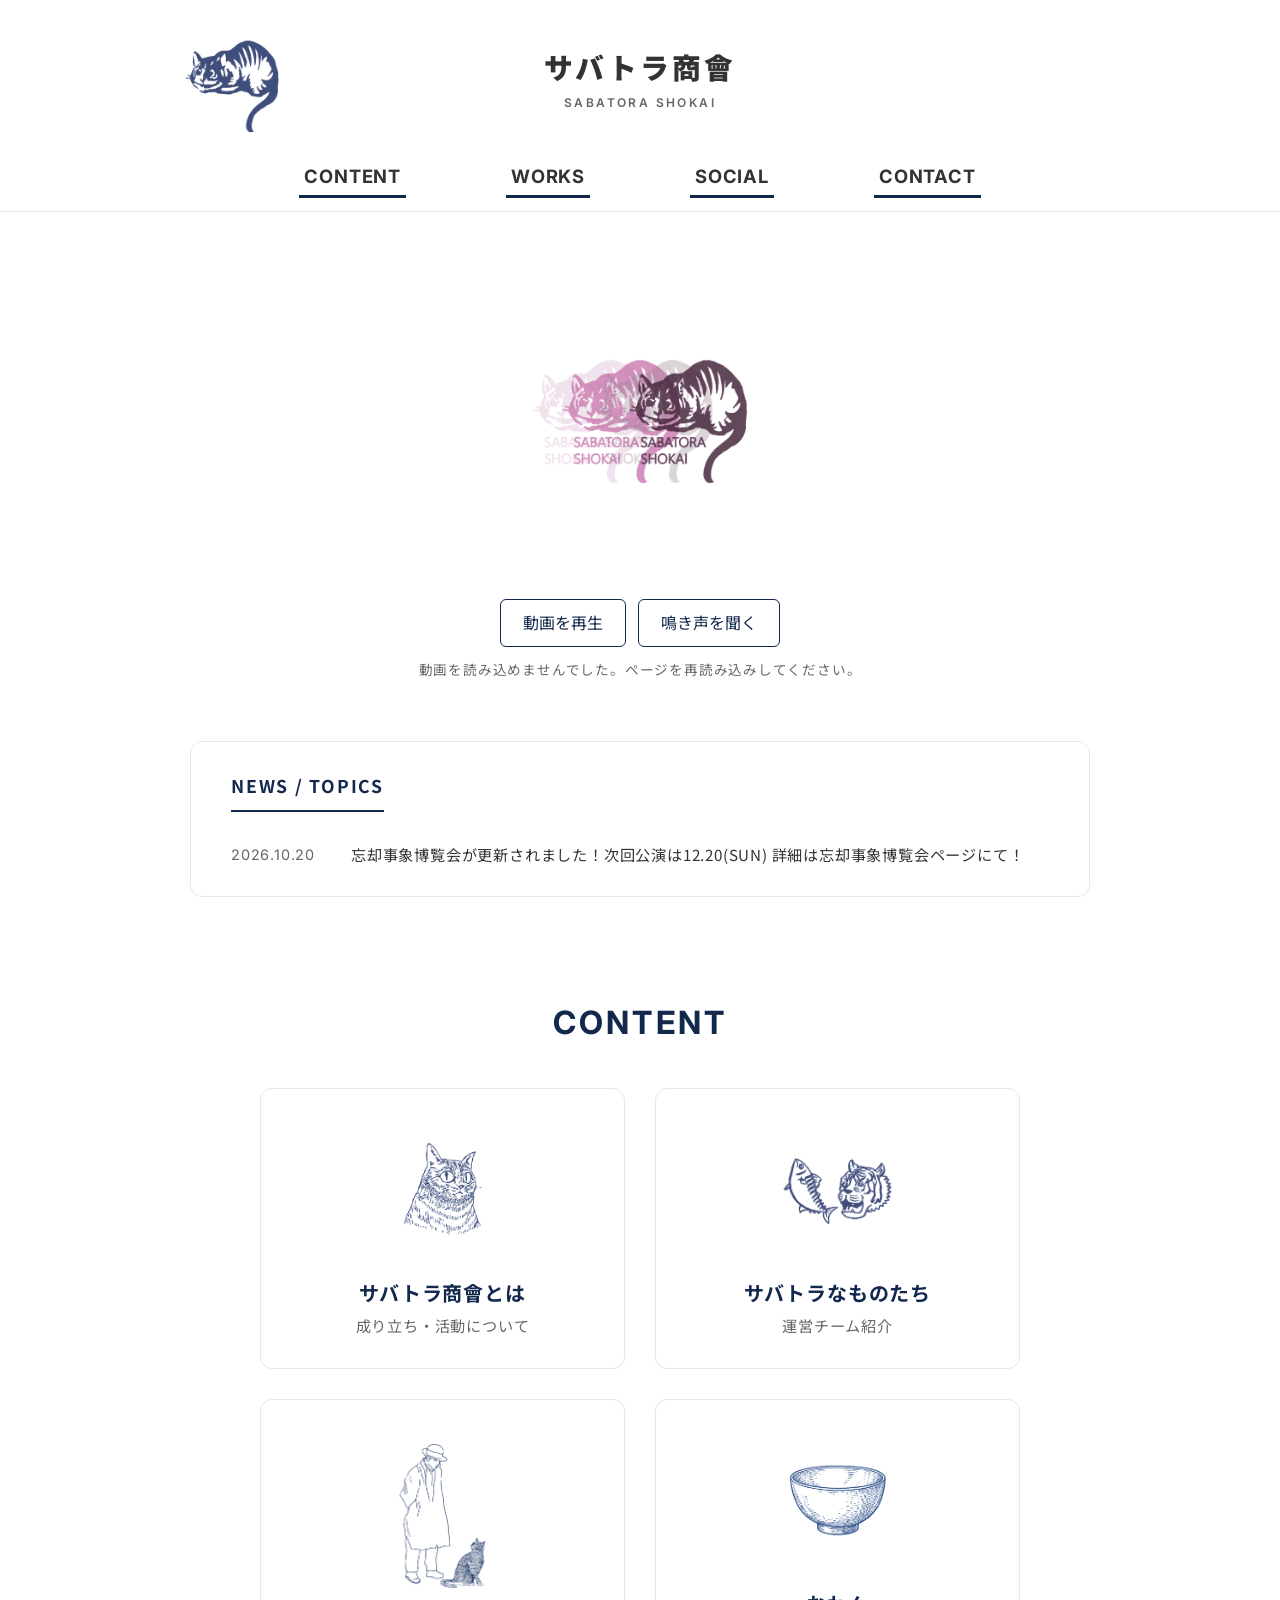
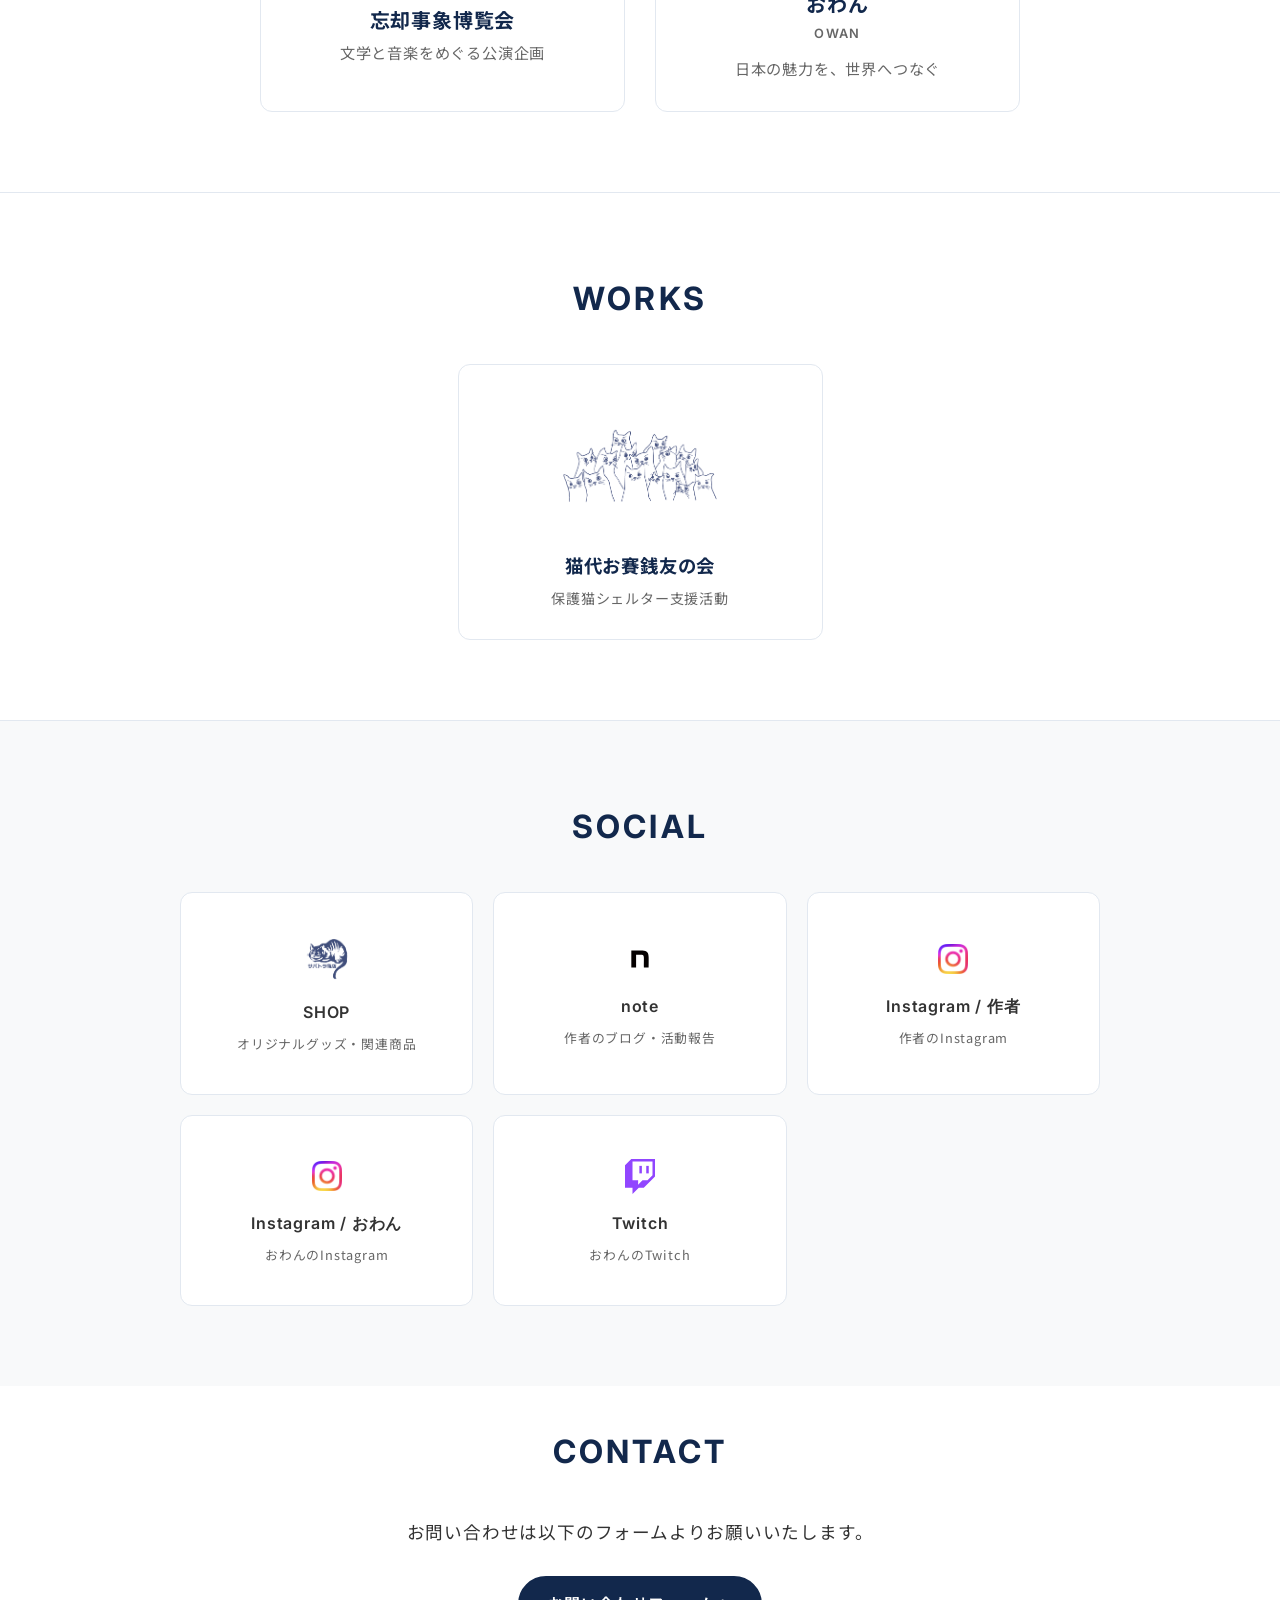
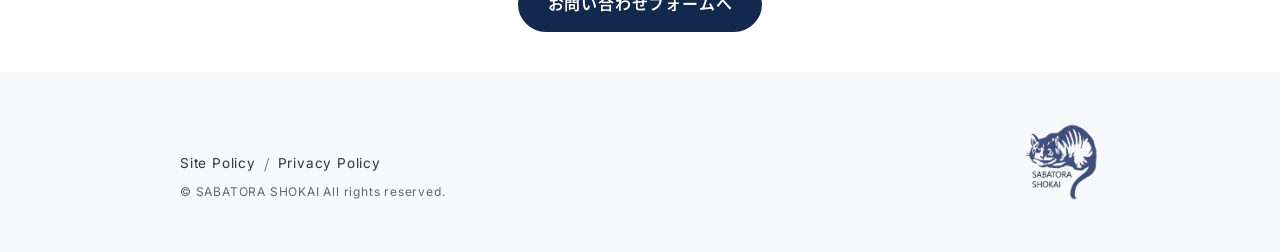
<file: index.html>
<!DOCTYPE html>
<html lang="ja">
<head>
<!-- Review copy: production analytics omitted. -->
    <meta charset="UTF-8">
    <meta name="robots" content="noindex, nofollow, noarchive">
    <meta name="viewport" content="width=device-width, initial-scale=1.0">
    <title>サバトラ商會 | SABATORA SHOKAI（確認用）</title>
    <meta name="description" content="サバトラ商會は、アート、コンテンツ、イベント、文学と音楽をめぐる企画など、日常の中で少しだけ楽しくて幸せなものを届ける小さな機関です。">
    <!-- OGP -->
    <meta property="og:type" content="website">
    <meta property="og:title" content="サバトラ商會 | SABATORA SHOKAI">
    <meta property="og:description" content="サバトラ商會は、アート、コンテンツ、イベント、文学と音楽をめぐる企画など、日常の中で少しだけ楽しくて幸せなものを届ける小さな機関です。">
    <meta property="og:url" content="https://syo-dev-00.github.io/sabatora-review/">
    <meta property="og:image" content="https://syo-dev-00.github.io/sabatora-review/assets/img/ogp.jpg">
    <meta property="og:site_name" content="サバトラ商會">
    <!-- Twitter Card -->
    <meta name="twitter:card" content="summary_large_image">
    <meta name="twitter:title" content="サバトラ商會 | SABATORA SHOKAI">
    <meta name="twitter:description" content="サバトラ商會は、アート、コンテンツ、イベント、文学と音楽をめぐる企画など、日常の中で少しだけ楽しくて幸せなものを届ける小さな機関です。">
    <meta name="twitter:image" content="https://syo-dev-00.github.io/sabatora-review/assets/img/ogp.jpg">
    <!-- Google Fonts -->
    <link rel="preconnect" href="https://fonts.googleapis.com">
    <link rel="preconnect" href="https://fonts.gstatic.com" crossorigin>
    <link href="https://fonts.googleapis.com/css2?family=Inter:wght@400;600;700&family=Noto+Sans+JP:wght@400;500;700;900&display=swap" rel="stylesheet">
    <!-- CSS -->
    <link rel="stylesheet" href="assets/css/style.css">
    <!-- Favicon -->
    <link rel="icon" type="image/png" href="assets/icons/favicon-96x96.png" sizes="96x96">
    <link rel="icon" type="image/svg+xml" href="assets/icons/favicon.svg">
    <link rel="shortcut icon" href="assets/icons/favicon.ico">
    <link rel="apple-touch-icon" sizes="180x180" href="assets/icons/apple-touch-icon.png">
    <link rel="manifest" href="assets/icons/site.webmanifest">
</head>
<body>
    <!-- ヘッダー (PPTXレイアウト準拠) -->
    <header class="header">
        <div class="header-inner">
            <!-- 左上ロゴ -->
            <div class="header-logo-container">
                <a href="index.html">
                    <img src="assets/img/common/logo_touka_01.png" alt="サバトラ商會 ロゴ" class="header-logo">
                </a>
            </div>
            
            <!-- 右上アイコンエリア（現在は非表示） -->
            <div class="header-icons-container">
                <!-- TODO: 将来的にコンテンツ量が増えた段階で検索機能の実装を検討
                <a href="#" class="icon-link search-icon disabled" onclick="return false;" aria-label="検索">
                    <svg width="24" height="24" viewBox="0 0 24 24" fill="none" stroke="currentColor" stroke-width="2" stroke-linecap="round" stroke-linejoin="round"><circle cx="11" cy="11" r="8"></circle><line x1="21" y1="21" x2="16.65" y2="16.65"></line></svg>
                </a>
                -->
            </div>

            <!-- スマホ用ハンバーガーメニュー -->
            <button class="hamburger" type="button" aria-label="メニューを開く" aria-expanded="false" aria-controls="global-nav">
                <span></span>
                <span></span>
                <span></span>
            </button>

            <!-- 中央タイトル（サイト名のみ） -->
            <div class="header-center">
                <div class="site-title">
                    <span class="ja">サバトラ商會</span>
                    <span class="en">SABATORA SHOKAI</span>
                </div>
            </div>

            <!-- ナビゲーション -->
            <nav class="header-nav" id="global-nav">
                <ul class="nav-list">
                    <li><a href="#content" class="nav-link">CONTENT</a></li>
                    <li><a href="#works" class="nav-link">WORKS</a></li>
                    <li><a href="#social" class="nav-link">SOCIAL</a></li>
                    <li><a href="#contact" class="nav-link">CONTACT</a></li>
                </ul>
            </nav>
        </div>
    </header>

    <main>
        <!-- ファーストビュー (Hero) 無音ループ動画 -->
        <section class="hero" id="top">
            <h1 class="visually-hidden">サバトラ商會 | SABATORA SHOKAI</h1>
            <div class="hero-banner hero-banner--logo">
                <!--
                    【更新箇所：トップ動画】
                    assets/img/common/index_top_sabatora.mp4 を差し替えます。
                    ファイル名を変える場合は、下のvideoのsrcを変更してください。
                    通常は無音ループ。ボタンで先頭から音付きで1回再生し、無音ループへ戻ります。
                -->
                <video id="hero-video" src="assets/img/common/index_top_sabatora.mp4"
                    autoplay muted loop playsinline width="800" height="800"
                    poster="assets/img/common/logo_touka_00.png" aria-label="動くサバトラ商會の猫">
                    お使いのブラウザーでは動画を再生できません。
                </video>
            </div>
            <div class="hero-media-controls">
                <button id="hero-video-play" class="hero-media-button" type="button" hidden>動画を再生</button>
                <button id="hero-sound-play" class="hero-media-button" type="button"
                    aria-controls="hero-video" hidden>鳴き声を聞く</button>
                <p id="hero-sound-status" class="hero-media-status visually-hidden" role="status"></p>
                <noscript><p>鳴き声の再生にはJavaScriptを有効にしてください。</p></noscript>
            </div>
        </section>

        <!-- NEWS / TOPICS -->
        <section class="news-section" id="news">
            <div class="container">
                <div class="news-box">
                    <div class="news-header">
                        <h2 class="news-title">NEWS / TOPICS</h2>
                    </div>
                    <ul class="news-list">
                        <!--
                            【更新箇所：NEWS / TOPICS】
                            新規追加はli class="news-item"から/liまで一式を複製し、このコメントの下へ。
                            日付が新しい順に上から並べます（自動並べ替えはありません）。
                            日付と本文を書き換え、class名やタグは維持してください。
                            詳しくは「サイト更新手順.md」のNEWS / TOPICSを参照してください。
                        -->
                        <li class="news-item">
                            <span class="news-date">2026.10.20</span>
                            <span class="news-text">忘却事象博覧会が更新されました！次回公演は12.20(SUN) 詳細は忘却事象博覧会ページにて！</span>
                        </li>
                    </ul>
                </div>
            </div>
        </section>

        <!-- CONTENT -->
        <section class="content-section section-pad" id="content">
            <div class="container">
                <div class="section-header">
                    <h2 class="section-title">CONTENT</h2>
                </div>
                <div class="content-grid">
                    <!-- サバトラ商會とは -->
                    <a href="about.html" class="content-item">
                        <div class="content-icon icon-sabatora"><img src="assets/img/common/logo_touka_03.png" alt="サバトラ商會とは"></div>
                        <h3 class="content-title">サバトラ商會とは</h3>
                        <p class="content-desc">成り立ち・活動について</p>
                    </a>

                    <!-- サバトラなものたち -->
                    <a href="people.html" class="content-item">
                        <div class="content-icon icon-people">
                            <img src="assets/img/people/people_sabatotora.png" alt="サバトラなものたち">
                        </div>
                        <h3 class="content-title">サバトラなものたち</h3>
                        <p class="content-desc">運営チーム紹介</p>
                    </a>
                    
                    <!-- 忘却事象博覧会 -->
                    <a href="boukyaku.html" class="content-item">
                        <div class="content-icon icon-bungou"><img src="assets/img/boukyaku/bungou_touka_01.png" alt="忘却事象博覧会"></div>
                        <h3 class="content-title">忘却事象博覧会</h3>
                        <p class="content-desc">文学と音楽をめぐる公演企画</p>
                    </a>

                    <!-- おわん -->
                    <a href="https://owan.sabatora-shokai.com/" class="content-item" target="_blank" rel="noopener noreferrer">
                        <div class="content-icon icon-owan"><img src="assets/img/owan/owan_touka.png" alt="おわん"></div>
                        <h3 class="content-title">おわん</h3>
                        <div class="content-subtitle">OWAN</div>
                        <p class="content-desc">日本の魅力を、世界へつなぐ</p>
                    </a>
                </div>
            </div>
        </section>

        <!-- WORKS -->
        <section class="works-section section-pad" id="works">
            <div class="container">
                <div class="section-header">
                    <h2 class="section-title">WORKS</h2>
                </div>
                <div class="works-body">
                    <div class="works-grid">
                        <!-- 猫代お賽銭友の会 -->
                        <a href="works-neko-osaisen.html" class="works-card">
                            <div class="works-card-img">
                                <img src="assets/img/works/neko-osaisen/works_logo.png" alt="猫代お賽銭友の会">
                            </div>
                            <div class="works-card-body">
                                <h3 class="works-card-title">猫代お賽銭友の会</h3>
                                <p class="works-card-desc">保護猫シェルター支援活動</p>
                            </div>
                        </a>
                    </div>
                </div>
            </div>
        </section>

        <!-- リンク (SOCIAL) 本文セクションとして配置 -->
        <section class="links section-pad" id="social">
            <div class="container">
                <div class="section-header">
                    <h2 class="section-title">SOCIAL</h2>
                </div>
                <div class="links-grid">
                    <!-- SHOP -->
                    <a href="https://sabatora.shopselect.net" class="link-item" target="_blank" rel="noopener noreferrer">
                        <div class="link-icon" style="height:52px;"><img src="assets/img/social/syouten.png" alt="SHOP" width="60" style="height:auto;"></div>
                        <h3 class="link-name">SHOP</h3>
                        <p class="link-desc">オリジナルグッズ・関連商品</p>
                    </a>
                    <!-- note -->
                    <a href="https://note.com/mao_takeuchi" class="link-item" target="_blank" rel="noopener noreferrer">
                        <div class="link-icon"><img src="assets/img/social/icon.svg" alt="note" width="40" height="40"></div>
                        <h3 class="link-name">note</h3>
                        <p class="link-desc">作者のブログ・活動報告</p>
                    </a>
                    <!-- 作者 Instagram -->
                    <a href="https://www.instagram.com/mao_takeuchi/" class="link-item" target="_blank" rel="noopener noreferrer">
                        <div class="link-icon"><img src="assets/img/social/Instagram_Glyph_Gradient.png" alt="Instagram" width="30" height="30"></div>
                        <h3 class="link-name">Instagram / 作者</h3>
                        <p class="link-desc">作者のInstagram</p>
                    </a>
                    <!-- おわん Instagram -->
                    <a href="https://www.instagram.com/owanthecat/" class="link-item" target="_blank" rel="noopener noreferrer">
                        <div class="link-icon"><img src="assets/img/social/Instagram_Glyph_Gradient.png" alt="Instagram" width="30" height="30"></div>
                        <h3 class="link-name">Instagram / おわん</h3>
                        <p class="link-desc">おわんのInstagram</p>
                    </a>
                    <!-- Twitch -->
                    <a href="https://www.twitch.tv/owanthecat" class="link-item" target="_blank" rel="noopener noreferrer">
                        <div class="link-icon"><img src="assets/img/social/glitch_flat_purple.svg" alt="Twitch" width="30" height="30"></div>
                        <h3 class="link-name">Twitch</h3>
                        <p class="link-desc">おわんのTwitch</p>
                    </a>
                </div>
            </div>
        </section>

        <!-- コンタクト (Contact) メール導線 -->
        <section class="contact section-pad" id="contact">
            <div class="container">
                <div class="section-header">
                    <h2 class="section-title">CONTACT</h2>
                </div>
                <div class="contact-inner">
                    <p class="contact-desc">
                        お問い合わせは以下のフォームよりお願いいたします。
                    </p>
                    <a href="https://forms.gle/N3kHqeqKoKmUGtqM6" target="_blank" rel="noopener noreferrer" class="btn btn-primary">お問い合わせフォームへ</a>
                </div>
            </div>
        </section>
    </main>

    <!-- 最小限のフッター -->
    <footer class="footer">
        <div class="container">
            <div class="footer-inner">
                <!-- 左側：ポリシー等 -->
                <div class="footer-left">
                    <div class="footer-policy">
                        <div class="policy-links">
                            <a href="sitepolicy.html" class="privacy-link">Site Policy</a>
                            <span class="policy-separator">/</span>
                            <a href="privacy.html" class="privacy-link">Privacy Policy</a>
                        </div>
                        <p class="copyright">&copy; SABATORA SHOKAI All rights reserved.</p>
                    </div>
                </div>
                <!-- 右側：ロゴ -->
                <div class="footer-right">
                    <img src="assets/img/common/logo_touka_02.png" alt="サバトラ商會 ロゴ" class="footer-logo">
                </div>
            </div>
        </div>
    </footer>

    <!-- JavaScript -->
    <script src="assets/js/main.js"></script>
</body>
</html>
</file>
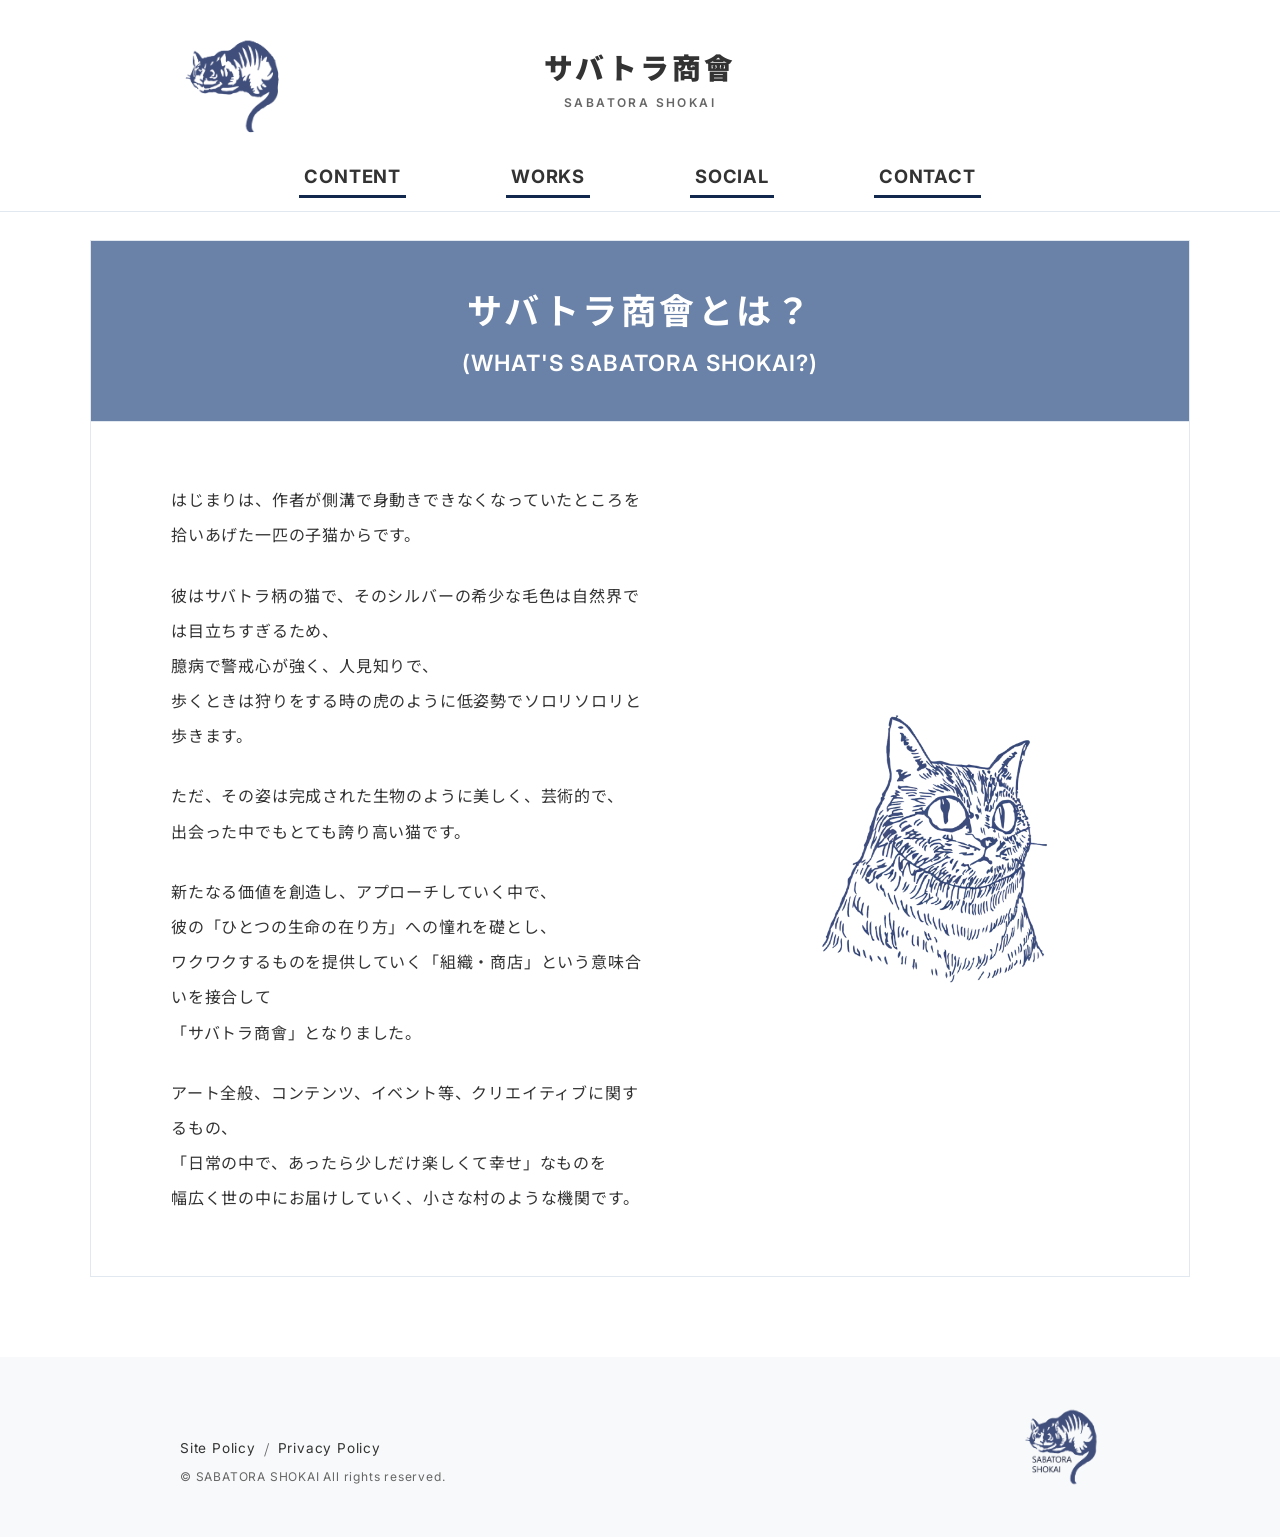
<file: about.html>
<!DOCTYPE html>
<html lang="ja">
<head>
<!-- Review copy: production analytics omitted. -->
    <meta charset="UTF-8">
    <meta name="robots" content="noindex, nofollow, noarchive">
    <meta name="viewport" content="width=device-width, initial-scale=1.0">
    <title>サバトラ商會とは - サバトラ商會 | SABATORA SHOKAI（確認用）</title>
    <meta name="description" content="サバトラ商會の成り立ちや活動についてのご案内です。">
    <!-- OGP -->
    <meta property="og:type" content="website">
    <meta property="og:title" content="サバトラ商會とは - サバトラ商會 | SABATORA SHOKAI">
    <meta property="og:description" content="サバトラ商會の成り立ちや活動についてのご案内です。">
    <meta property="og:url" content="https://syo-dev-00.github.io/sabatora-review/about.html">
    <meta property="og:image" content="https://syo-dev-00.github.io/sabatora-review/assets/img/ogp.jpg">
    <meta property="og:site_name" content="サバトラ商會">
    <!-- Twitter Card -->
    <meta name="twitter:card" content="summary_large_image">
    <meta name="twitter:title" content="サバトラ商會とは - サバトラ商會 | SABATORA SHOKAI">
    <meta name="twitter:description" content="サバトラ商會の成り立ちや活動についてのご案内です。">
    <meta name="twitter:image" content="https://syo-dev-00.github.io/sabatora-review/assets/img/ogp.jpg">
    <!-- Google Fonts -->
    <link rel="preconnect" href="https://fonts.googleapis.com">
    <link rel="preconnect" href="https://fonts.gstatic.com" crossorigin>
    <link href="https://fonts.googleapis.com/css2?family=Inter:wght@400;600;700&family=Noto+Sans+JP:wght@400;500;700;900&display=swap" rel="stylesheet">
    
    <!-- CSS -->
    <link rel="stylesheet" href="assets/css/style.css">
    <!-- Favicon -->
    <link rel="icon" type="image/png" href="assets/icons/favicon-96x96.png" sizes="96x96">
    <link rel="icon" type="image/svg+xml" href="assets/icons/favicon.svg">
    <link rel="shortcut icon" href="assets/icons/favicon.ico">
    <link rel="apple-touch-icon" sizes="180x180" href="assets/icons/apple-touch-icon.png">
    <link rel="manifest" href="assets/icons/site.webmanifest">
</head>
<body>
    <!-- ヘッダー (PPTXレイアウト準拠) -->
    <header class="header">
        <div class="header-inner">
            <!-- 左上ロゴ -->
            <div class="header-logo-container">
                <a href="index.html">
                    <img src="assets/img/common/logo_touka_01.png" alt="サバトラ商會 ロゴ" class="header-logo">
                </a>
            </div>
            
            <!-- 右上アイコンエリア（現在は非表示） -->
            <div class="header-icons-container">
                <!-- TODO: 将来的にコンテンツ量が増えた段階で検索機能の実装を検討
                <a href="#" class="icon-link search-icon disabled" onclick="return false;" aria-label="検索">
                    <svg width="24" height="24" viewBox="0 0 24 24" fill="none" stroke="currentColor" stroke-width="2" stroke-linecap="round" stroke-linejoin="round"><circle cx="11" cy="11" r="8"></circle><line x1="21" y1="21" x2="16.65" y2="16.65"></line></svg>
                </a>
                -->
            </div>

            <!-- スマホ用ハンバーガーメニュー -->
            <button class="hamburger" type="button" aria-label="メニューを開く" aria-expanded="false" aria-controls="global-nav">
                <span></span>
                <span></span>
                <span></span>
            </button>

            <!-- 中央タイトル（サイト名のみ） -->
            <div class="header-center">
                <div class="site-title">
                    <span class="ja">サバトラ商會</span>
                    <span class="en">SABATORA SHOKAI</span>
                </div>
            </div>

            <!-- ナビゲーション -->
            <nav class="header-nav" id="global-nav">
                <ul class="nav-list">
                    <li><a href="index.html#content" class="nav-link">CONTENT</a></li>
                    <li><a href="index.html#works" class="nav-link">WORKS</a></li>
                    <li><a href="index.html#social" class="nav-link">SOCIAL</a></li>
                    <li><a href="index.html#contact" class="nav-link">CONTACT</a></li>
                </ul>
            </nav>
        </div>
    </header>

    <main>
        <section class="about-page-wrapper">
            <div class="about-main-container">
                <div class="about-hero">
                    <h1 class="about-page-title">サバトラ商會とは？</h1>
                    <div class="about-page-subtitle">(WHAT'S SABATORA SHOKAI?)</div>
                </div>
                
                <div class="about-grid">
                    <div class="about-text-area">
                        <div class="about-body">
                            <p>はじまりは、作者が側溝で身動きできなくなっていたところを拾いあげた一匹の子猫からです。</p>
                            
                            <p>彼はサバトラ柄の猫で、そのシルバーの希少な毛色は自然界では目立ちすぎるため、<br>
                            臆病で警戒心が強く、人見知りで、<br>
                            歩くときは狩りをする時の虎のように低姿勢でソロリソロリと歩きます。</p>
                            
                            <p>ただ、その姿は完成された生物のように美しく、芸術的で、<br>
                            出会った中でもとても誇り高い猫です。</p>
                            
                            <p>新たなる価値を創造し、アプローチしていく中で、<br>
                            彼の「ひとつの生命の在り方」への憧れを礎とし、<br>
                            ワクワクするものを提供していく「組織・商店」という意味合いを接合して<br>
                            「サバトラ商會」となりました。</p>
                            
                            <p>アート全般、コンテンツ、イベント等、クリエイティブに関するもの、<br>
                            「日常の中で、あったら少しだけ楽しくて幸せ」なものを<br>
                            幅広く世の中にお届けしていく、小さな村のような機関です。</p>
                        </div>
                    </div>
                    <div class="about-img-area">
                        <img src="assets/img/common/logo_touka_03.png" alt="サバトラ商會">
                    </div>
                </div>
            </div>
        </section>
    </main>

    <!-- 最小限のフッター -->
    <footer class="footer">
        <div class="container">
            <div class="footer-inner">
                <!-- 左側：ポリシー等 -->
                <div class="footer-left">
                    <div class="footer-policy">
                        <div class="policy-links">
                            <a href="sitepolicy.html" class="privacy-link">Site Policy</a>
                            <span class="policy-separator">/</span>
                            <a href="privacy.html" class="privacy-link">Privacy Policy</a>
                        </div>
                        <p class="copyright">&copy; SABATORA SHOKAI All rights reserved.</p>
                    </div>
                </div>
                <!-- 右側：ロゴ -->
                <div class="footer-right">
                    <img src="assets/img/common/logo_touka_02.png" alt="サバトラ商會 ロゴ" class="footer-logo">
                </div>
            </div>
        </div>
    </footer>

    <script src="assets/js/main.js"></script>
</body>
</html>
</file>
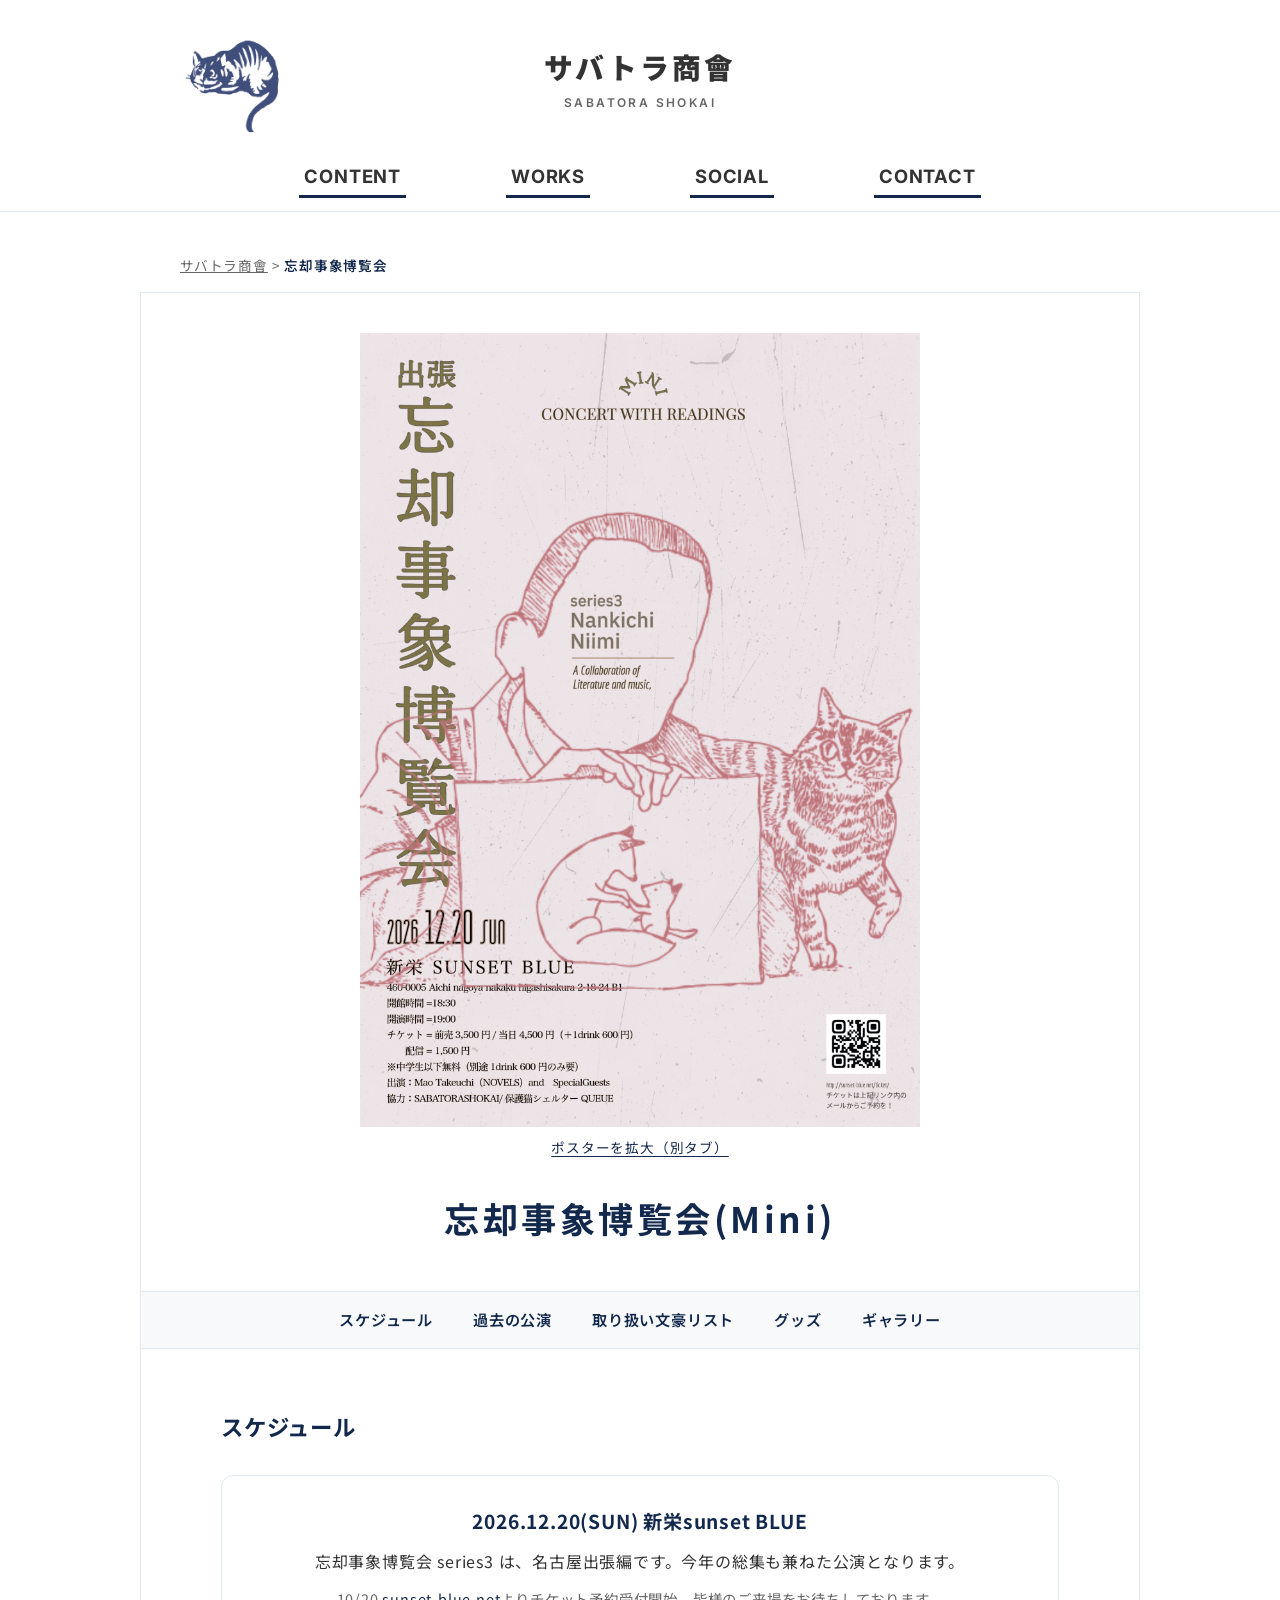
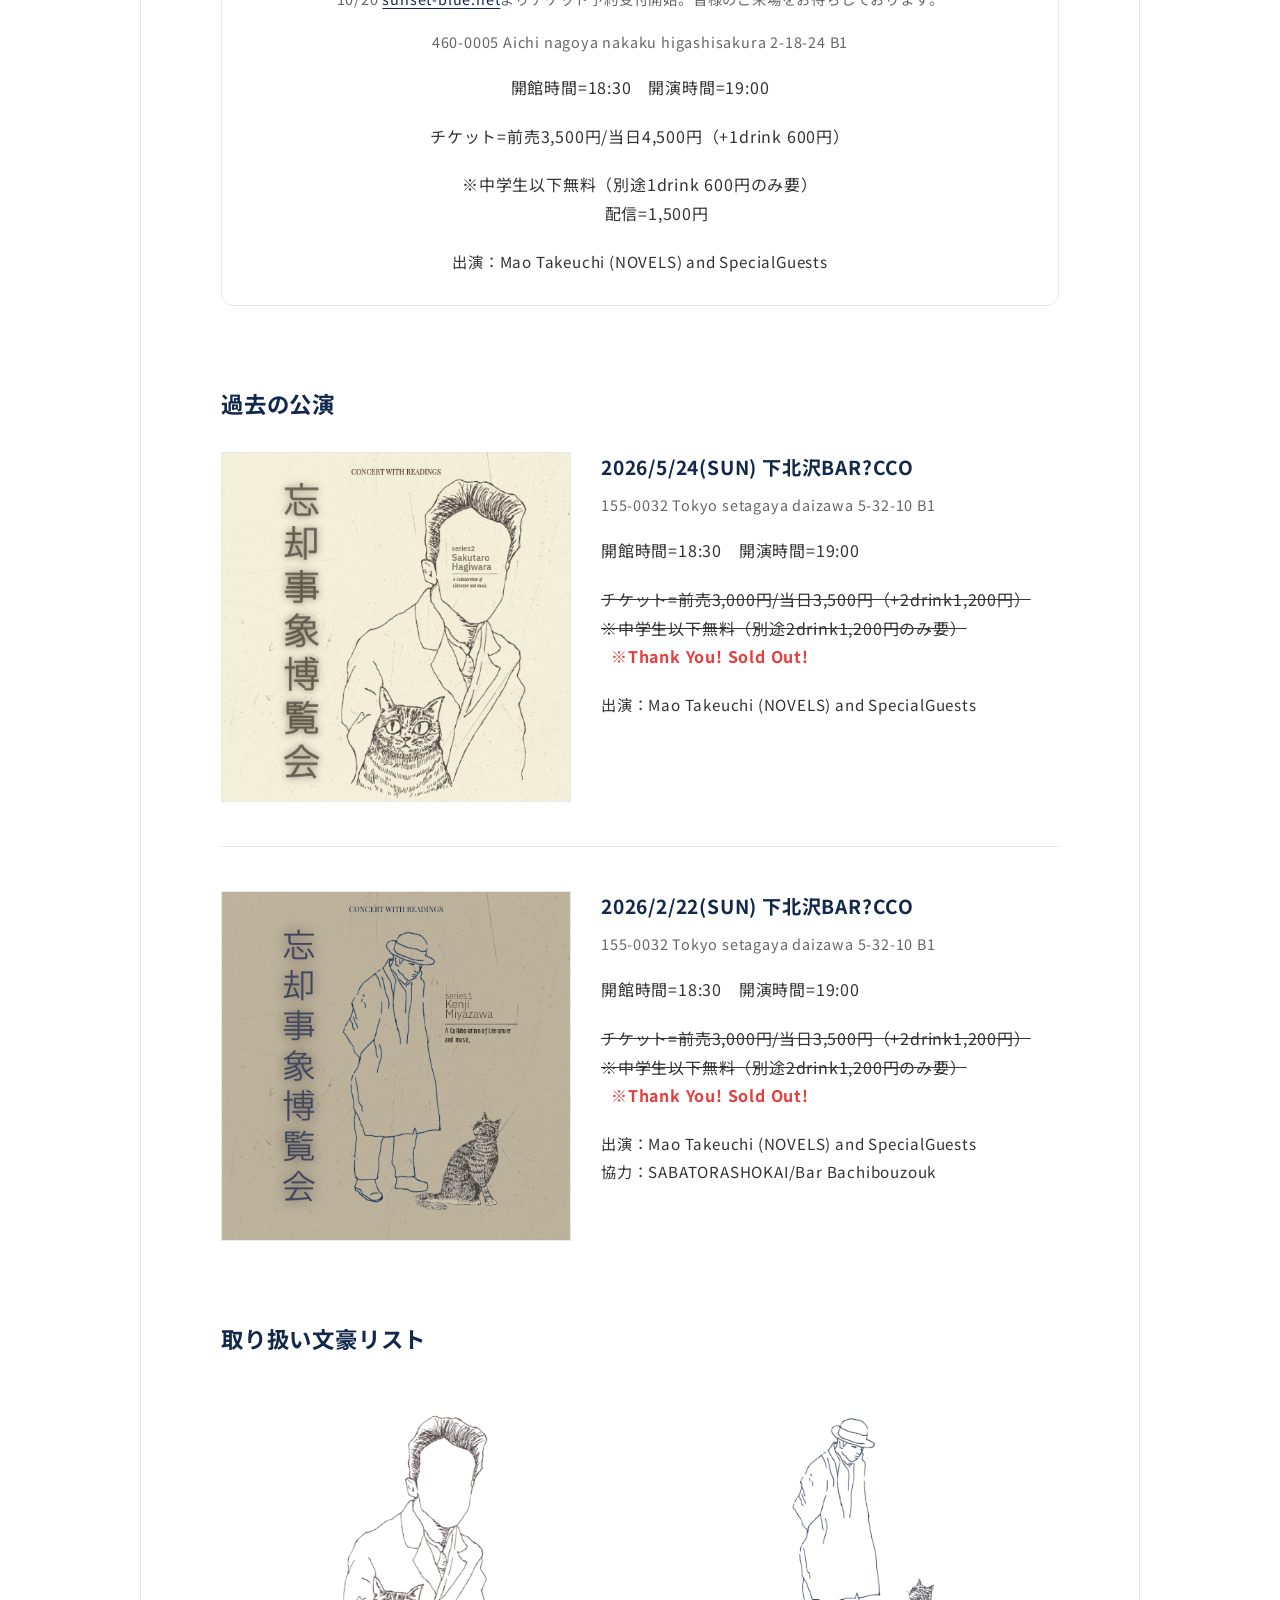
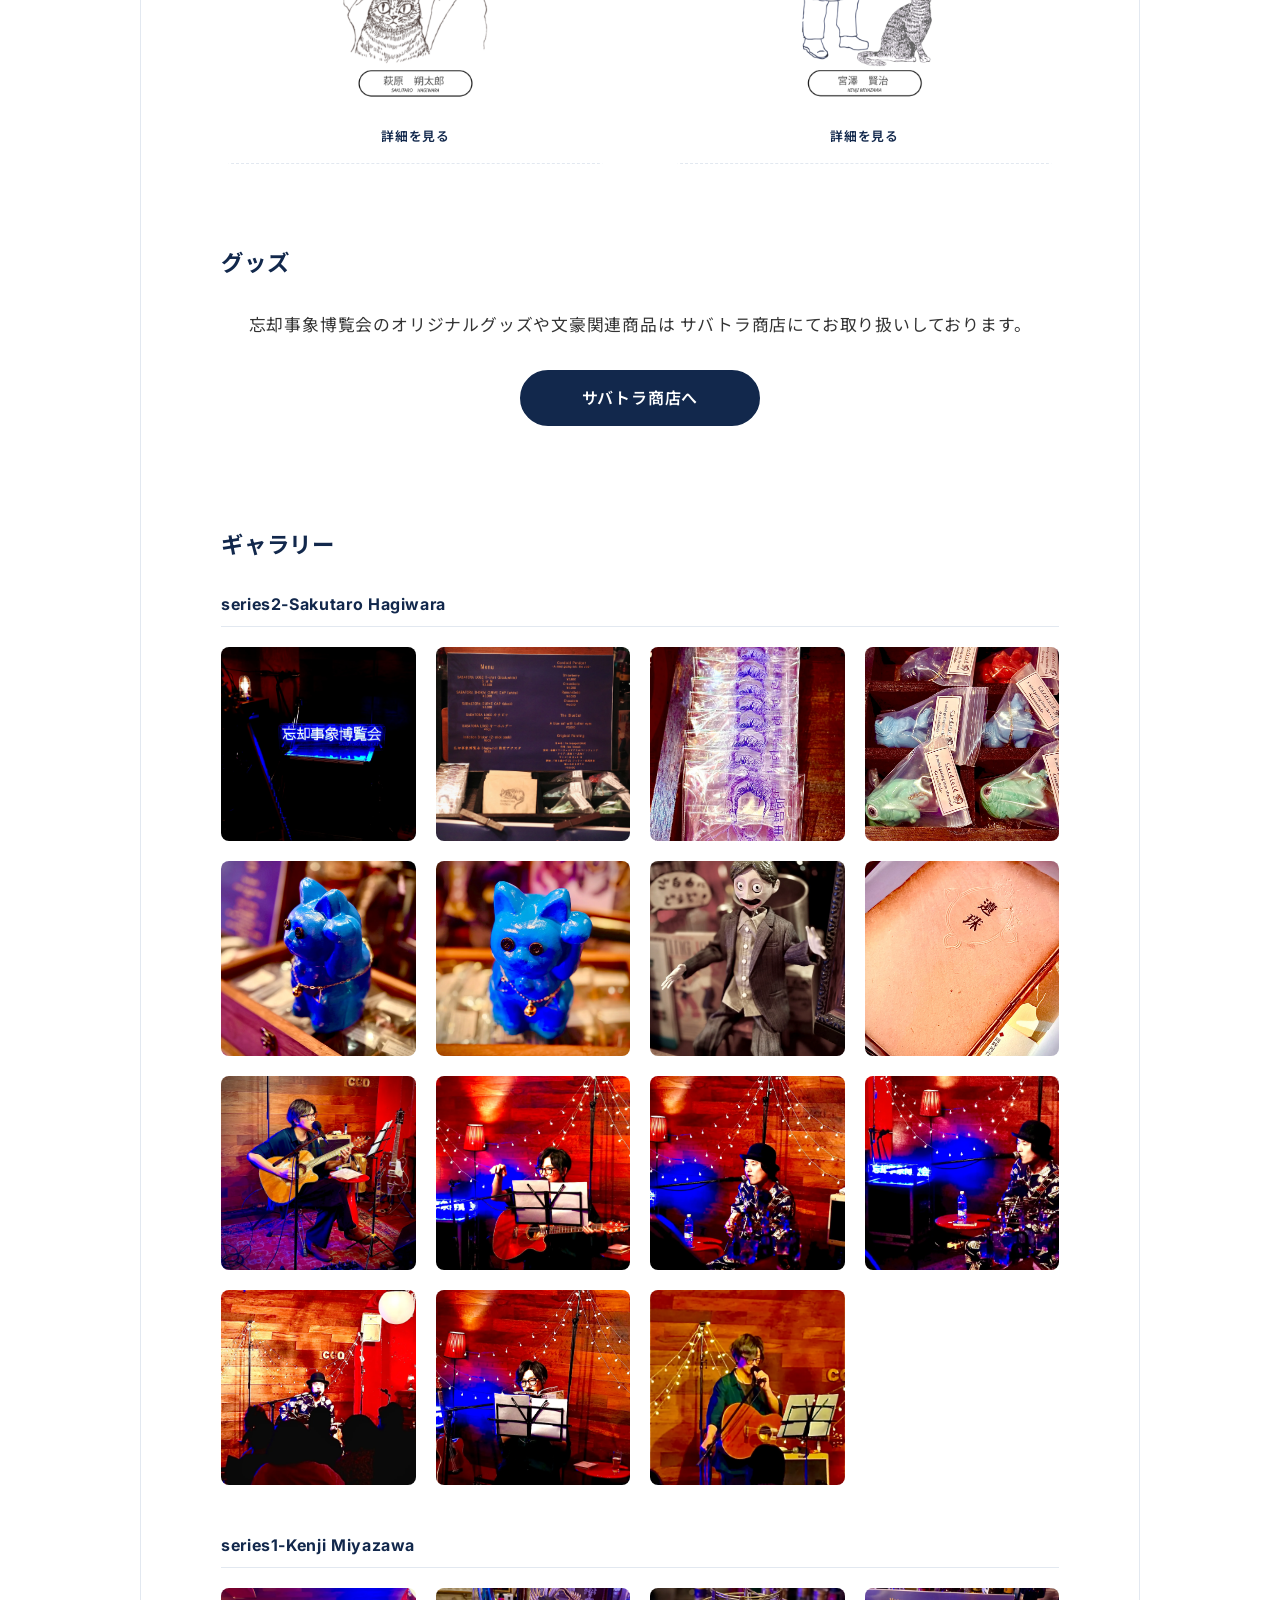
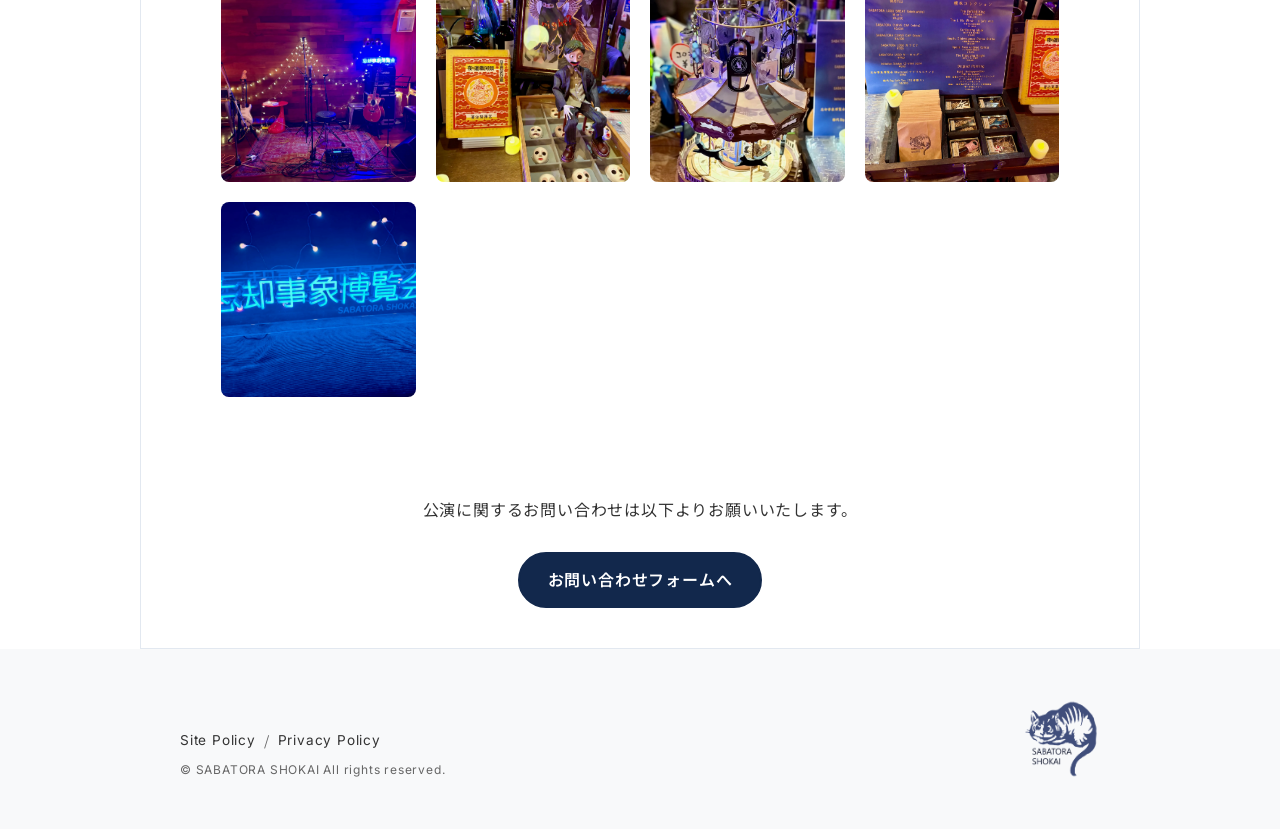
<file: boukyaku.html>
<!DOCTYPE html>
<html lang="ja">

<head>
<!-- Review copy: production analytics omitted. -->
    <meta charset="UTF-8">
    <meta name="robots" content="noindex, nofollow, noarchive">
    <meta name="viewport" content="width=device-width, initial-scale=1.0">
    <title>忘却事象博覧会 - サバトラ商會 | SABATORA SHOKAI（確認用）</title>
    <meta name="description" content="文学と音楽をめぐる公演企画「忘却事象博覧会」の詳細ページです。">
    <!-- OGP -->
    <meta property="og:type" content="website">
    <meta property="og:title" content="忘却事象博覧会 - サバトラ商會 | SABATORA SHOKAI">
    <meta property="og:description" content="文学と音楽をめぐる公演企画「忘却事象博覧会」の詳細ページです。">
    <meta property="og:url" content="https://syo-dev-00.github.io/sabatora-review/boukyaku.html">
    <meta property="og:image" content="https://syo-dev-00.github.io/sabatora-review/assets/img/ogp.jpg">
    <meta property="og:site_name" content="サバトラ商會">
    <!-- Twitter Card -->
    <meta name="twitter:card" content="summary_large_image">
    <meta name="twitter:title" content="忘却事象博覧会 - サバトラ商會 | SABATORA SHOKAI">
    <meta name="twitter:description" content="文学と音楽をめぐる公演企画「忘却事象博覧会」の詳細ページです。">
    <meta name="twitter:image" content="https://syo-dev-00.github.io/sabatora-review/assets/img/ogp.jpg">
    <!-- Google Fonts -->
    <link rel="preconnect" href="https://fonts.googleapis.com">
    <link rel="preconnect" href="https://fonts.gstatic.com" crossorigin>
    <link
        href="https://fonts.googleapis.com/css2?family=Inter:wght@400;600;700&family=Noto+Sans+JP:wght@400;500;700;900&display=swap"
        rel="stylesheet">

    <!-- CSS -->
    <link rel="stylesheet" href="assets/css/style.css">
    <!-- Favicon -->
    <link rel="icon" type="image/png" href="assets/icons/favicon-96x96.png" sizes="96x96">
    <link rel="icon" type="image/svg+xml" href="assets/icons/favicon.svg">
    <link rel="shortcut icon" href="assets/icons/favicon.ico">
    <link rel="apple-touch-icon" sizes="180x180" href="assets/icons/apple-touch-icon.png">
    <link rel="manifest" href="assets/icons/site.webmanifest">
</head>

<body>
    <!-- ヘッダー (PPTXレイアウト準拠) -->
    <header class="header">
        <div class="header-inner">
            <!-- 左上ロゴ -->
            <div class="header-logo-container">
                <a href="index.html">
                    <img src="assets/img/common/logo_touka_01.png" alt="サバトラ商會 ロゴ" class="header-logo">
                </a>
            </div>

            <!-- 右上アイコンエリア（現在は非表示） -->
            <div class="header-icons-container">
                <!-- TODO: 将来的にコンテンツ量が増えた段階で検索機能の実装を検討
                <a href="#" class="icon-link search-icon disabled" onclick="return false;" aria-label="検索">
                    <svg width="24" height="24" viewBox="0 0 24 24" fill="none" stroke="currentColor" stroke-width="2" stroke-linecap="round" stroke-linejoin="round"><circle cx="11" cy="11" r="8"></circle><line x1="21" y1="21" x2="16.65" y2="16.65"></line></svg>
                </a>
                -->
            </div>

            <!-- スマホ用ハンバーガーメニュー -->
            <button class="hamburger" type="button" aria-label="メニューを開く" aria-expanded="false" aria-controls="global-nav">
                <span></span>
                <span></span>
                <span></span>
            </button>

            <!-- 中央タイトル（サイト名のみ） -->
            <div class="header-center">
                <div class="site-title">
                    <span class="ja">サバトラ商會</span>
                    <span class="en">SABATORA SHOKAI</span>
                </div>
            </div>

            <!-- ナビゲーション -->
            <nav class="header-nav" id="global-nav">
                <ul class="nav-list">
                    <li><a href="index.html#content" class="nav-link">CONTENT</a></li>
                    <li><a href="index.html#works" class="nav-link">WORKS</a></li>
                    <li><a href="index.html#social" class="nav-link">SOCIAL</a></li>
                    <li><a href="index.html#contact" class="nav-link">CONTACT</a></li>
                </ul>
            </nav>
        </div>
    </header>

    <main id="top">
        <section class="boukyaku-page-wrapper">
            <!-- パンくずリスト -->
            <div class="breadcrumb">
                <div class="container">
                    <a href="index.html">サバトラ商會</a> &gt; <span>忘却事象博覧会</span>
                </div>
            </div>

            <div class="boukyaku-main-container">
                <!-- 導入エリア -->
                <div class="boukyaku-hero">
                    <div class="boukyaku-hero-inner">
                        <!--
                            【更新箇所：トップの次回公演表示】
                            ポスター変更時は、下のaのhrefとimgのsrcを同じ画像パスへ更新します。
                            altも新しい公演に合わせます。スマホでは高さを抑えて全体を表示し、
                            ポスターを押すと別タブで原寸画像を開きます。
                        -->
                        <div class="boukyaku-hero-img">
                            <a class="boukyaku-poster-link" href="assets/img/boukyaku/hakurankai_top_03.png" target="_blank" rel="noopener noreferrer">
                                <img src="assets/img/boukyaku/hakurankai_top_03.png" alt="忘却事象博覧会 series3 Nankichi Niimi 公演ポスター">
                                <span class="boukyaku-poster-caption">ポスターを拡大（別タブ）</span>
                            </a>
                        </div>
                        <div class="boukyaku-hero-text">
                            <h1 class="boukyaku-title">忘却事象博覧会(Mini)</h1>
                        </div>
                    </div>
                </div>

                <!-- サブナビゲーション -->
                <nav class="boukyaku-subnav">
                    <ul class="subnav-list">
                        <li><a href="#schedule">スケジュール</a></li>
                        <li><a href="#past">過去の公演</a></li>
                        <li><a href="#writers"><span class="pc-only">取り扱い</span>文豪リスト</a></li>
                        <li><a href="#goods">グッズ</a></li>
                        <li><a href="#gallery">ギャラリー</a></li>
                    </ul>
                </nav>

                <div class="boukyaku-content-area">
                    <!-- スケジュール -->
                    <section id="schedule" class="boukyaku-section">
                        <h3 class="boukyaku-section-title">スケジュール</h3>
                        <!--
                            【更新箇所：次回公演】
                            下の「次回公演」の枠内にある公演名・開催時期・案内文を書き換えてください。
                            <p class="..."> と </p> の間の文章だけを変更してください。
                        -->
                        <div class="schedule-box schedule-box--coming-soon">
                            <h4 class="schedule-date">2026.12.20(SUN) 新栄sunset BLUE</h4>
                            <p class="schedule-coming-soon">忘却事象博覧会 series3 は、名古屋出張編です。今年の総集も兼ねた公演となります。</p>
                            <p class="schedule-address">10/20 <a class="schedule-ticket-link" href="http://sunset-blue.net/ticket/">sunset-blue.net</a>よりチケット予約受付開始。皆様のご来場をお待ちしております。</p>
                            <p class="schedule-address">460-0005 Aichi nagoya nakaku higashisakura 2-18-24 B1</p>
                            <div class="schedule-time-box">
                                <p class="schedule-time">開館時間=18:30　開演時間=19:00</p>
                            </div>
                            <div class="schedule-ticket">
                                <p class="schedule-ticket">チケット=前売3,500円/当日4,500円（+1drink 600円）</p>
                                <p>※中学生以下無料（別途1drink 600円のみ要）</p>
                                <p class="schedule-ticket">　　配信=1,500円</p>
                                </div>
                                <p class="schedule-cast">出演：Mao Takeuchi (NOVELS) and SpecialGuests</p>
                            </div>
                    </section>

                    <!-- 過去の公演 -->
                    <section id="past" class="boukyaku-section">
                        <h3 class="boukyaku-section-title">過去の公演</h3>
                        <!--
                            【更新箇所：過去の公演】
                            新しい公演を追加するときは、直下にある
                            「過去の公演 ここから」から「過去の公演 ここまで」までを複製し、
                            複製した一式を古い公演より上に置いてください。
                            画像のファイル名、alt、日付・会場、住所、時間、料金、出演者などを
                            新しい公演内容に書き換えてください。class名は変更しないでください。
                        -->
                        <!-- 過去の公演 ここから -->
                        <div class="past-event-box">
                            <div class="past-event-img">
                                <img src="assets/img/boukyaku/hakurankai_02.png" alt="忘却事象博覧会 series2 Sakutaro Hagiwara 公演ポスター">
                            </div>
                            <div class="past-event-info">
                                <h4 class="schedule-date">2026/5/24(SUN) 下北沢BAR?CCO</h4>
                                <p class="schedule-address">155-0032 Tokyo setagaya daizawa 5-32-10 B1</p>
                                <div class="schedule-time-box">
                                    <p class="schedule-time">開館時間=18:30　開演時間=19:00</p>
                                </div>
                                <div class="schedule-ticket">
                                    <p><del>チケット=前売3,000円/当日3,500円（+2drink1,200円）</del></p>
                                    <p><del>※中学生以下無料（別途2drink1,200円のみ要）</del></p>
                                    <p class="sold-out">※Thank You! Sold Out!</p>
                                </div>
                                <p class="schedule-cast">出演：Mao Takeuchi (NOVELS) and SpecialGuests</p>
                            </div>
                        </div>
                        <!-- 過去の公演 ここまで -->
                        <div class="past-event-box">
                            <div class="past-event-img">
                                <img src="assets/img/boukyaku/hakurankai_01.png" alt="忘却事象博覧会 series1 Kenji Miyazawa 公演ポスター">
                            </div>
                            <div class="past-event-info">
                                <h4 class="schedule-date">2026/2/22(SUN) 下北沢BAR?CCO</h4>
                                <p class="schedule-address">155-0032 Tokyo setagaya daizawa 5-32-10 B1</p>
                                <div class="schedule-time-box">
                                    <p class="schedule-time">開館時間=18:30　開演時間=19:00</p>
                                </div>
                                <div class="schedule-ticket">
                                    <p><del>チケット=前売3,000円/当日3,500円（+2drink1,200円）</del></p>
                                    <p><del>※中学生以下無料（別途2drink1,200円のみ要）</del></p>
                                    <p class="sold-out">※Thank You! Sold Out!</p>
                                </div>
                                <p class="schedule-cast">出演：Mao Takeuchi (NOVELS) and SpecialGuests</p>
                                <p class="schedule-coop">協力：SABATORASHOKAI/Bar Bachibouzouk</p>
                            </div>
                        </div>
                    </section>

                    <!-- 取り扱い文豪リスト -->
                    <section id="writers" class="boukyaku-section">
                        <h3 class="boukyaku-section-title">取り扱い文豪リスト</h3>
                        <div class="writers-grid">
                            <!--
                                【更新箇所：取り扱い文豪リスト】
                                文豪を追加するときは、下の「文豪カード ここから」から
                                「文豪カード ここまで」までを複製し、writers-grid 内に貼り付けてください。
                                画像のファイル名、alt、紹介文、取り扱い作品名を書き換えてください。
                                class名と details / summary などのタグは変更しないでください。
                            -->
                            <!-- 萩原朔太郎 -->
                            <!-- 文豪カード ここから -->
                            <div class="writer-card">
                                <details class="writer-details">
                                    <summary class="writer-summary">
                                        <div class="writer-img-wrapper">
                                            <img src="assets/img/boukyaku/bungou_hagiwara.png" alt="萩原朔太郎" class="writer-img">
                                        </div>
                                        <span class="details-icon">詳細を見る</span>
                                    </summary>
                                    <div class="writer-info-content">
                                        <span class="close-overlay-top">×</span>
                                        <p>1886年（明治19年）11月1日 群馬県前橋市生まれ。<br>
                                            近代詩の父と称される日本を代表する詩人。<br>
                                            『月に吠える』などで口語自由詩の新たな地平を切り拓いた。</p>

                                        <div class="writer-works">
                                            <p class="works-title">-忘却事象博覧会取り扱い作品-</p>
                                            <ul class="works-list">
                                                <li>はつはる</li>
                                                <li>猫町（朗読）</li>
                                                <li>海鳥</li>
                                                <li>まどろすの歌</li>
                                                <li>蟻地獄</li>
                                                <li>黒い蝙蝠</li>
                                                <li>青猫</li>
                                                <li>蝶を夢む</li>
                                            </ul>
                                        </div>
                                    </div>
                                </details>
                            </div>
                            <!-- 文豪カード ここまで -->

                            <!-- 宮沢賢治 -->
                            <div class="writer-card">
                                <details class="writer-details">
                                    <summary class="writer-summary">
                                        <div class="writer-img-wrapper">
                                            <img src="assets/img/boukyaku/bungou_miyazawa.png" alt="宮沢賢治" class="writer-img">
                                        </div>
                                        <span class="details-icon">詳細を見る</span>
                                    </summary>
                                    <div class="writer-info-content">
                                        <span class="close-overlay-top">×</span>
                                        <p>1896年（明治29年）8月27日 岩手県花巻市生まれ。<br>
                                            詩人、童話作家、教師、科学者、宗教家など多彩な顔を持つ一方、農民の生活向上を目指して羅須地人協会を設立。<br>
                                            37歳で永眠。<br>
                                            生前は、詩集『春と修羅』、童話集『注文の多い料理店』（1924）を残す。</p>

                                        <div class="writer-works">
                                            <p class="works-title">-忘却事象博覧会取り扱い作品-</p>
                                            <ul class="works-list">
                                                <li>心象スケッチ（朗読）</li>
                                                <li>林と思想</li>
                                                <li>遠く琥珀のいろなして</li>
                                                <li>銀河鉄道の夜（Talk to the wall)</li>
                                                <li>敗れし少年のうたへる</li>
                                                <li>ぬすびと</li>
                                                <li>永訣の朝（抄）</li>
                                            </ul>
                                        </div>
                                    </div>
                                </details>
                            </div>
                        </div>
                    </section>

                    <!-- グッズ -->
                    <section id="goods" class="boukyaku-section text-center">
                        <h3 class="boukyaku-section-title">グッズ</h3>
                        <p class="goods-desc">忘却事象博覧会のオリジナルグッズや文豪関連商品は サバトラ商店にてお取り扱いしております。</p>
                        <a href="https://sabatora.shopselect.net" target="_blank" rel="noopener noreferrer"
                            class="btn btn-primary goods-btn">サバトラ商店へ</a>
                    </section>

                    <!-- ギャラリー -->
                    <section id="gallery" class="boukyaku-section">
                        <h3 class="boukyaku-section-title">ギャラリー</h3>
                        <!--
                            【更新箇所：ギャラリー】
                            新しい公演の写真を追加するときは、直下にある
                            「ギャラリー1公演分 ここから」から「ギャラリー1公演分 ここまで」までを複製し、
                            古い公演より上に置いてください。
                            見出しの series名と、各imgのsrc・altを書き換えてください。
                            写真を増減するときは、gallery-item の1行を必要な枚数だけ複製・削除します。
                        -->
                        <!-- ギャラリー1公演分 ここから -->
                        <div class="gallery-series">
                            <h4 class="gallery-series-title">series2-Sakutaro Hagiwara</h4>
                            <div class="gallery-grid">
                                <button class="gallery-item" type="button" aria-label="series2-Sakutaro Hagiwara ギャラリー画像1を拡大"><img src="assets/img/boukyaku/gallery-season02/gallery02_01.webp" alt="series2-Sakutaro Hagiwara ギャラリー画像1" loading="lazy"></button>
                                <button class="gallery-item" type="button" aria-label="series2-Sakutaro Hagiwara ギャラリー画像2を拡大"><img src="assets/img/boukyaku/gallery-season02/gallery02_02.webp" alt="series2-Sakutaro Hagiwara ギャラリー画像2" loading="lazy"></button>
                                <button class="gallery-item" type="button" aria-label="series2-Sakutaro Hagiwara ギャラリー画像3を拡大"><img src="assets/img/boukyaku/gallery-season02/gallery02_03.webp" alt="series2-Sakutaro Hagiwara ギャラリー画像3" loading="lazy"></button>
                                <button class="gallery-item" type="button" aria-label="series2-Sakutaro Hagiwara ギャラリー画像4を拡大"><img src="assets/img/boukyaku/gallery-season02/gallery02_04.webp" alt="series2-Sakutaro Hagiwara ギャラリー画像4" loading="lazy"></button>
                                <button class="gallery-item" type="button" aria-label="series2-Sakutaro Hagiwara ギャラリー画像5を拡大"><img src="assets/img/boukyaku/gallery-season02/gallery02_05.webp" alt="series2-Sakutaro Hagiwara ギャラリー画像5" loading="lazy"></button>
                                <button class="gallery-item" type="button" aria-label="series2-Sakutaro Hagiwara ギャラリー画像6を拡大"><img src="assets/img/boukyaku/gallery-season02/gallery02_06.webp" alt="series2-Sakutaro Hagiwara ギャラリー画像6" loading="lazy"></button>
                                <button class="gallery-item" type="button" aria-label="series2-Sakutaro Hagiwara ギャラリー画像7を拡大"><img src="assets/img/boukyaku/gallery-season02/gallery02_07.webp" alt="series2-Sakutaro Hagiwara ギャラリー画像7" loading="lazy"></button>
                                <button class="gallery-item" type="button" aria-label="series2-Sakutaro Hagiwara ギャラリー画像8を拡大"><img src="assets/img/boukyaku/gallery-season02/gallery02_08.webp" alt="series2-Sakutaro Hagiwara ギャラリー画像8" loading="lazy"></button>
                                <button class="gallery-item" type="button" aria-label="series2-Sakutaro Hagiwara ギャラリー画像9を拡大"><img src="assets/img/boukyaku/gallery-season02/gallery02_09.webp" alt="series2-Sakutaro Hagiwara ギャラリー画像9" loading="lazy"></button>
                                <button class="gallery-item" type="button" aria-label="series2-Sakutaro Hagiwara ギャラリー画像10を拡大"><img src="assets/img/boukyaku/gallery-season02/gallery02_10.webp" alt="series2-Sakutaro Hagiwara ギャラリー画像10" loading="lazy"></button>
                                <button class="gallery-item" type="button" aria-label="series2-Sakutaro Hagiwara ギャラリー画像11を拡大"><img src="assets/img/boukyaku/gallery-season02/gallery02_11.webp" alt="series2-Sakutaro Hagiwara ギャラリー画像11" loading="lazy"></button>
                                <button class="gallery-item" type="button" aria-label="series2-Sakutaro Hagiwara ギャラリー画像12を拡大"><img src="assets/img/boukyaku/gallery-season02/gallery02_12.webp" alt="series2-Sakutaro Hagiwara ギャラリー画像12" loading="lazy"></button>
                                <button class="gallery-item" type="button" aria-label="series2-Sakutaro Hagiwara ギャラリー画像13を拡大"><img src="assets/img/boukyaku/gallery-season02/gallery02_13.webp" alt="series2-Sakutaro Hagiwara ギャラリー画像13" loading="lazy"></button>
                                <button class="gallery-item" type="button" aria-label="series2-Sakutaro Hagiwara ギャラリー画像14を拡大"><img src="assets/img/boukyaku/gallery-season02/gallery02_14.webp" alt="series2-Sakutaro Hagiwara ギャラリー画像14" loading="lazy"></button>
                                <button class="gallery-item" type="button" aria-label="series2-Sakutaro Hagiwara ギャラリー画像15を拡大"><img src="assets/img/boukyaku/gallery-season02/gallery02_15.webp" alt="series2-Sakutaro Hagiwara ギャラリー画像15" loading="lazy"></button>
                            </div>
                        </div>
                        <!-- ギャラリー1公演分 ここまで -->
                        <div class="gallery-series">
                            <h4 class="gallery-series-title">series1-Kenji Miyazawa</h4>
                            <div class="gallery-grid">
                                <button class="gallery-item" type="button" aria-label="series1-Kenji Miyazawa ギャラリー画像1を拡大"><img src="assets/img/boukyaku/gallery-season01/gallery01_01.webp" alt="series1-Kenji Miyazawa ギャラリー画像1" loading="lazy"></button>
                                <button class="gallery-item" type="button" aria-label="series1-Kenji Miyazawa ギャラリー画像2を拡大"><img src="assets/img/boukyaku/gallery-season01/gallery01_02.webp" alt="series1-Kenji Miyazawa ギャラリー画像2" loading="lazy"></button>
                                <button class="gallery-item" type="button" aria-label="series1-Kenji Miyazawa ギャラリー画像3を拡大"><img src="assets/img/boukyaku/gallery-season01/gallery01_03.webp" alt="series1-Kenji Miyazawa ギャラリー画像3" loading="lazy"></button>
                                <button class="gallery-item" type="button" aria-label="series1-Kenji Miyazawa ギャラリー画像4を拡大"><img src="assets/img/boukyaku/gallery-season01/gallery01_04.webp" alt="series1-Kenji Miyazawa ギャラリー画像4" loading="lazy"></button>
                                <button class="gallery-item" type="button" aria-label="series1-Kenji Miyazawa ギャラリー画像5を拡大"><img src="assets/img/boukyaku/gallery-season01/gallery01_05.webp" alt="series1-Kenji Miyazawa ギャラリー画像5" loading="lazy"></button>
                            </div>
                        </div>
                    </section>
                </div>

                <!-- ギャラリー拡大用モーダル -->
                <dialog id="gallery-modal" class="gallery-modal" aria-label="公演写真の拡大表示">
                    <button class="gallery-modal-close" type="button" aria-label="写真を閉じる" autofocus>×</button>
                    <img id="gallery-modal-img" class="gallery-modal-content" alt="拡大画像">
                </dialog>

                <!-- ページ下部導線 -->
                <div class="boukyaku-bottom-area">
                    <div class="bottom-contact-box">
                        <p>公演に関するお問い合わせは以下よりお願いいたします。</p>
                        <a href="https://forms.gle/N3kHqeqKoKmUGtqM6" target="_blank" rel="noopener noreferrer" class="btn btn-primary">お問い合わせフォームへ</a>
                    </div>
                </div>
            </div> <!-- /.boukyaku-main-container -->
        </section>
    </main>

    <!-- 最小限のフッター -->
    <footer class="footer">
        <div class="container">
            <div class="footer-inner">
                <!-- 左側：ポリシー等 -->
                <div class="footer-left">
                    <div class="footer-policy">
                        <div class="policy-links">
                            <a href="sitepolicy.html" class="privacy-link">Site Policy</a>
                            <span class="policy-separator">/</span>
                            <a href="privacy.html" class="privacy-link">Privacy Policy</a>
                        </div>
                        <p class="copyright">&copy; SABATORA SHOKAI All rights reserved.</p>
                    </div>
                </div>
                <!-- 右側：ロゴ -->
                <div class="footer-right">
                    <img src="assets/img/common/logo_touka_02.png" alt="サバトラ商會 ロゴ" class="footer-logo">
                </div>
            </div>
        </div>
    </footer>

    <!-- JavaScript -->
    <script src="assets/js/main.js"></script>
</body>

</html>
</file>
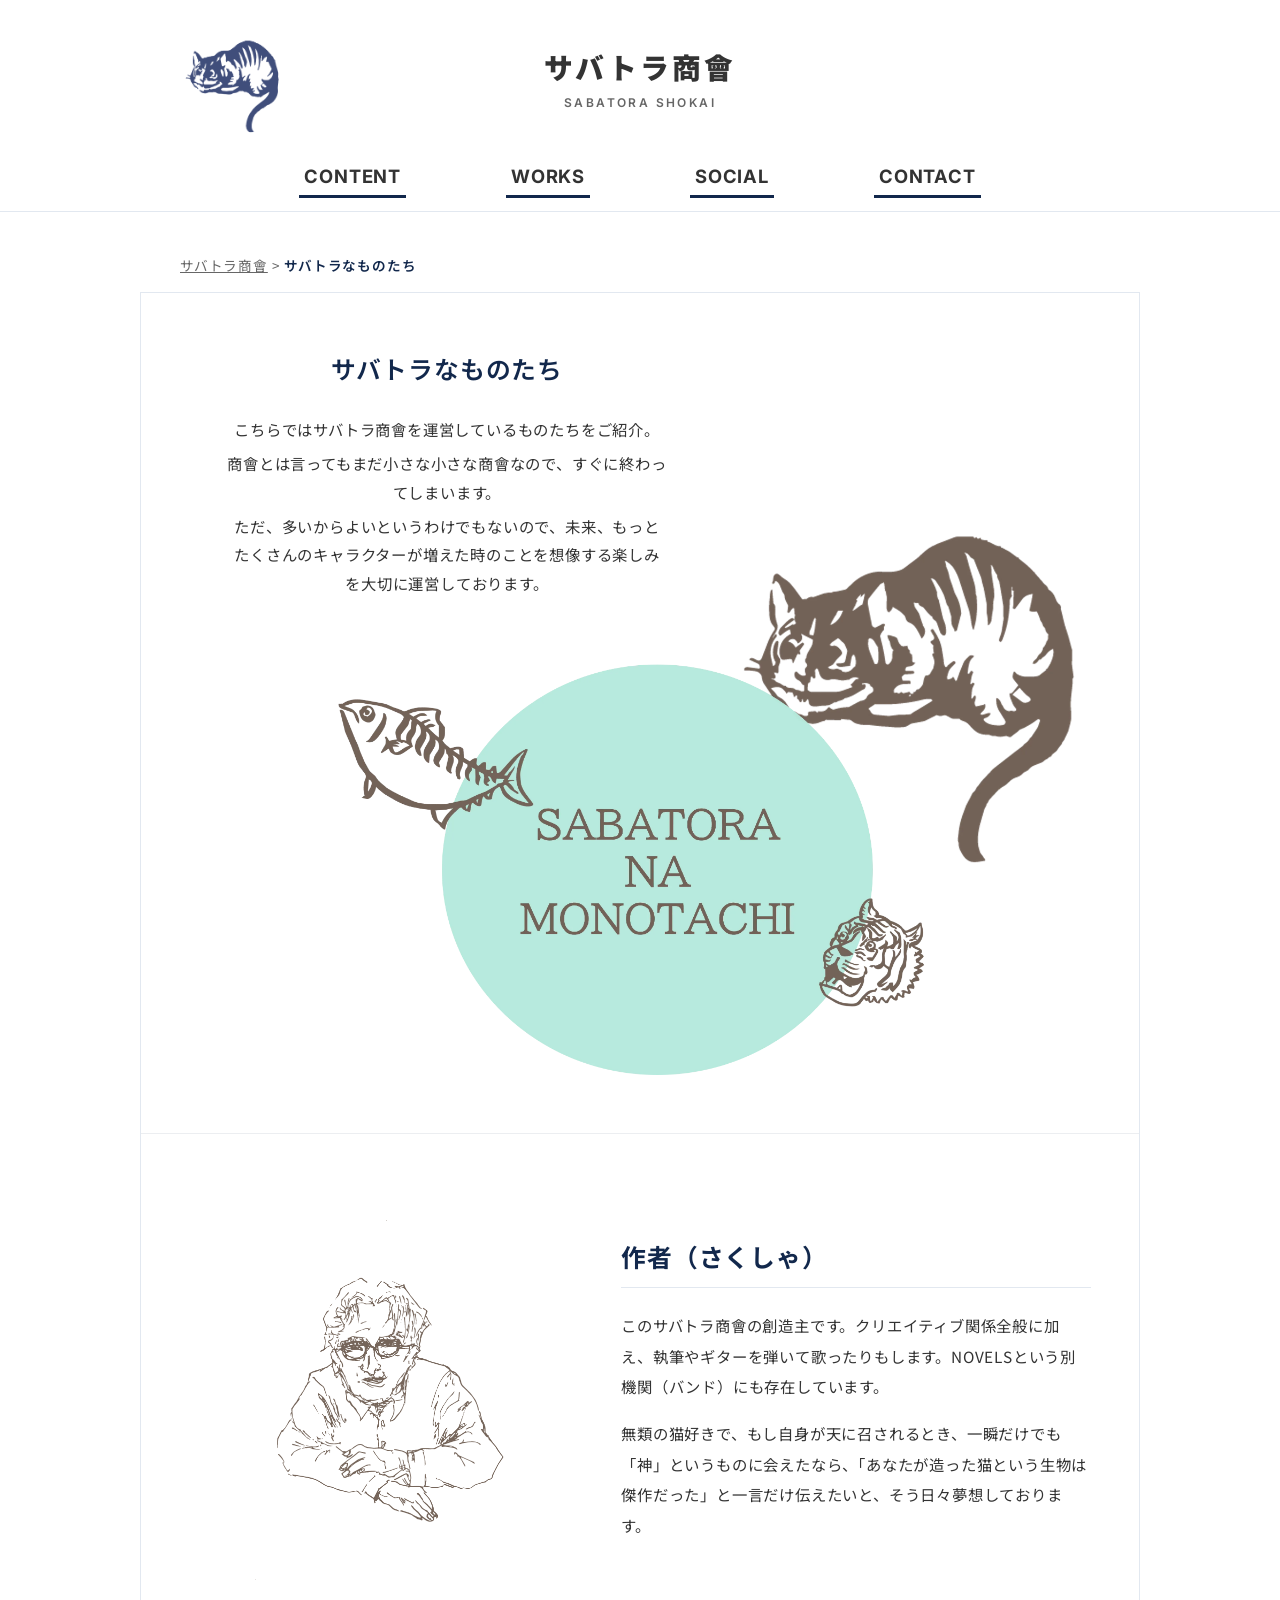
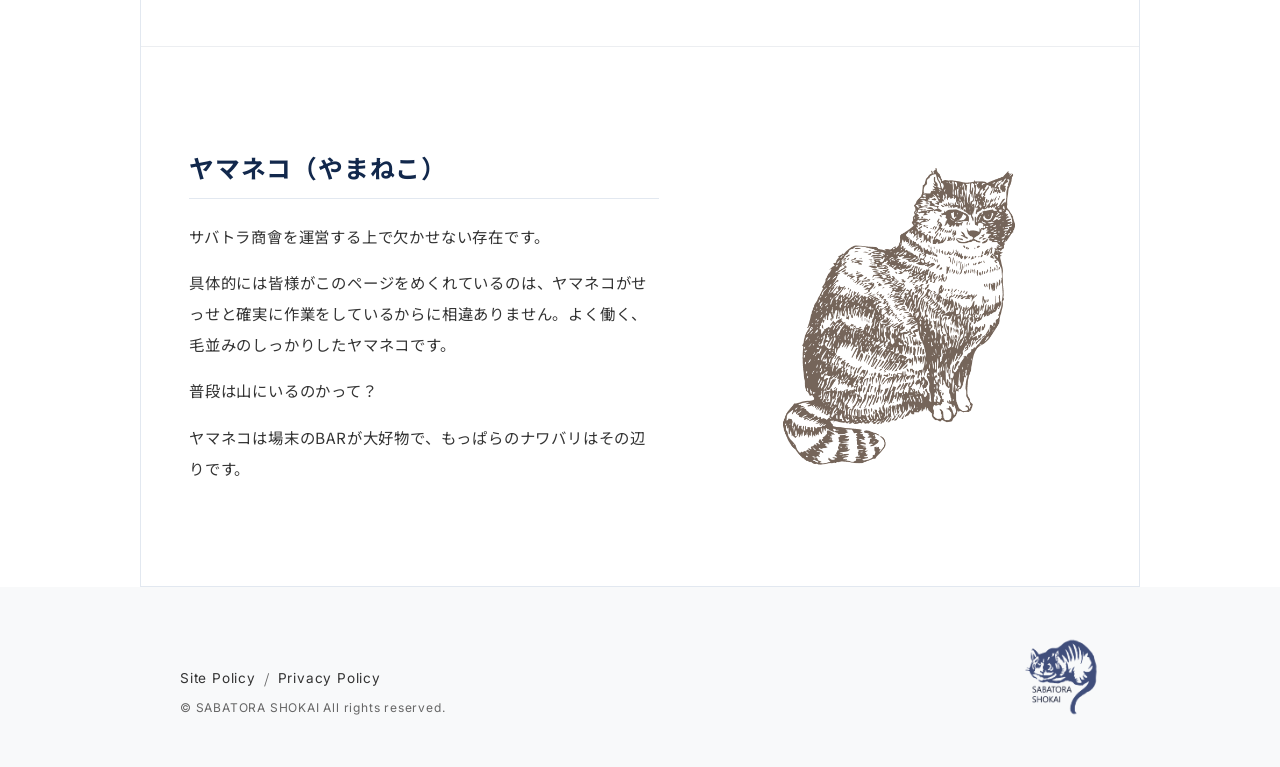
<file: people.html>
<!DOCTYPE html>
<html lang="ja">
<head>
<!-- Review copy: production analytics omitted. -->
    <meta charset="UTF-8">
    <meta name="robots" content="noindex, nofollow, noarchive">
    <meta name="viewport" content="width=device-width, initial-scale=1.0">
    <title>サバトラなものたち - サバトラ商會 | SABATORA SHOKAI（確認用）</title>
    <meta name="description" content="サバトラ商會を運営するものたちを紹介するページです。">
    <!-- OGP -->
    <meta property="og:type" content="website">
    <meta property="og:title" content="サバトラなものたち - サバトラ商會 | SABATORA SHOKAI">
    <meta property="og:description" content="サバトラ商會を運営するものたちを紹介するページです。">
    <meta property="og:url" content="https://syo-dev-00.github.io/sabatora-review/people.html">
    <meta property="og:image" content="https://syo-dev-00.github.io/sabatora-review/assets/img/ogp.jpg">
    <meta property="og:site_name" content="サバトラ商會">
    <!-- Twitter Card -->
    <meta name="twitter:card" content="summary_large_image">
    <meta name="twitter:title" content="サバトラなものたち - サバトラ商會 | SABATORA SHOKAI">
    <meta name="twitter:description" content="サバトラ商會を運営するものたちを紹介するページです。">
    <meta name="twitter:image" content="https://syo-dev-00.github.io/sabatora-review/assets/img/ogp.jpg">
    <!-- Google Fonts -->
    <link rel="preconnect" href="https://fonts.googleapis.com">
    <link rel="preconnect" href="https://fonts.gstatic.com" crossorigin>
    <link href="https://fonts.googleapis.com/css2?family=Inter:wght@400;600;700&family=Noto+Sans+JP:wght@400;500;700;900&display=swap" rel="stylesheet">
    <!-- CSS -->
    <link rel="stylesheet" href="assets/css/style.css">
    <!-- Favicon -->
    <link rel="icon" type="image/png" href="assets/icons/favicon-96x96.png" sizes="96x96">
    <link rel="icon" type="image/svg+xml" href="assets/icons/favicon.svg">
    <link rel="shortcut icon" href="assets/icons/favicon.ico">
    <link rel="apple-touch-icon" sizes="180x180" href="assets/icons/apple-touch-icon.png">
    <link rel="manifest" href="assets/icons/site.webmanifest">
</head>
<body>
    <!-- ヘッダー -->
    <header class="header">
        <div class="header-inner">
            <div class="header-logo-container">
                <a href="index.html">
                    <img src="assets/img/common/logo_touka_01.png" alt="サバトラ商會 ロゴ" class="header-logo">
                </a>
            </div>

            <div class="header-icons-container"></div>

            <button class="hamburger" type="button" aria-label="メニューを開く" aria-expanded="false" aria-controls="global-nav">
                <span></span>
                <span></span>
                <span></span>
            </button>

            <div class="header-center">
                <div class="site-title">
                    <span class="ja">サバトラ商會</span>
                    <span class="en">SABATORA SHOKAI</span>
                </div>
            </div>

            <nav class="header-nav" id="global-nav">
                <ul class="nav-list">
                    <li><a href="index.html#content" class="nav-link">CONTENT</a></li>
                    <li><a href="index.html#works" class="nav-link">WORKS</a></li>
                    <li><a href="index.html#social" class="nav-link">SOCIAL</a></li>
                    <li><a href="index.html#contact" class="nav-link">CONTACT</a></li>
                </ul>
            </nav>
        </div>
    </header>

    <main>
        <section class="people-page-wrapper">
            <!-- パンくず -->
            <div class="breadcrumb">
                <div class="container">
                    <a href="index.html">サバトラ商會</a> &gt; <span>サバトラなものたち</span>
                </div>
            </div>

            <div class="people-main-container">
                <!-- 冒頭ビジュアル -->
                <section class="people-hero">
                    <div class="people-hero-inner">
                        <div class="people-hero-visual">
                            <img src="assets/img/people/people_top.webp" alt="サバトラなものたち メインビジュアル">
                        </div>
                        <div class="people-hero-text">
                            <h1 class="people-page-title">サバトラなものたち</h1>
                            <div class="people-lead">
                                <p>こちらではサバトラ商會を運営しているものたちをご紹介。</p>
                                <p>商會とは言ってもまだ小さな小さな商會なので、すぐに終わってしまいます。</p>
                                <p>ただ、多いからよいというわけでもないので、未来、もっとたくさんのキャラクターが増えた時のことを想像する楽しみを大切に運営しております。</p>
                            </div>
                        </div>
                    </div>
                </section>

                <!-- 作者（さくしゃ） -->
                <section class="people-profile-section">
                    <div class="people-profile">
                        <div class="people-profile-visual">
                            <img src="assets/img/people/people_sakusya.png" alt="作者（さくしゃ）">
                        </div>
                        <div class="people-profile-text">
                            <h2 class="people-profile-title">作者（さくしゃ）</h2>
                            <p>このサバトラ商會の創造主です。クリエイティブ関係全般に加え、執筆やギターを弾いて歌ったりもします。NOVELSという別機関（バンド）にも存在しています。</p>
                            <p>無類の猫好きで、もし自身が天に召されるとき、一瞬だけでも「神」というものに会えたなら、「あなたが造った猫という生物は傑作だった」と一言だけ伝えたいと、そう日々夢想しております。</p>
                        </div>
                    </div>
                </section>

                <!-- ヤマネコ（やまねこ） -->
                <section class="people-profile-section">
                    <div class="people-profile people-profile--reverse">
                        <div class="people-profile-text">
                            <h2 class="people-profile-title">ヤマネコ（やまねこ）</h2>
                            <p>サバトラ商會を運営する上で欠かせない存在です。</p>
                            <p>具体的には皆様がこのページをめくれているのは、ヤマネコがせっせと確実に作業をしているからに相違ありません。よく働く、毛並みのしっかりしたヤマネコです。</p>
                            <p>普段は山にいるのかって？</p>
                            <p>ヤマネコは場末のBARが大好物で、もっぱらのナワバリはその辺りです。</p>
                        </div>
                        <div class="people-profile-visual">
                            <img src="assets/img/people/people_yamaneko.png" alt="ヤマネコ（やまねこ）">
                        </div>
                    </div>
                </section>
            </div>
        </section>
    </main>

    <!-- フッター -->
    <footer class="footer">
        <div class="container">
            <div class="footer-inner">
                <div class="footer-left">
                    <div class="footer-policy">
                        <div class="policy-links">
                            <a href="sitepolicy.html" class="privacy-link">Site Policy</a>
                            <span class="policy-separator">/</span>
                            <a href="privacy.html" class="privacy-link">Privacy Policy</a>
                        </div>
                        <p class="copyright">&copy; SABATORA SHOKAI All rights reserved.</p>
                    </div>
                </div>
                <div class="footer-right">
                    <img src="assets/img/common/logo_touka_02.png" alt="サバトラ商會 ロゴ" class="footer-logo">
                </div>
            </div>
        </div>
    </footer>

    <script src="assets/js/main.js"></script>
</body>
</html>
</file>
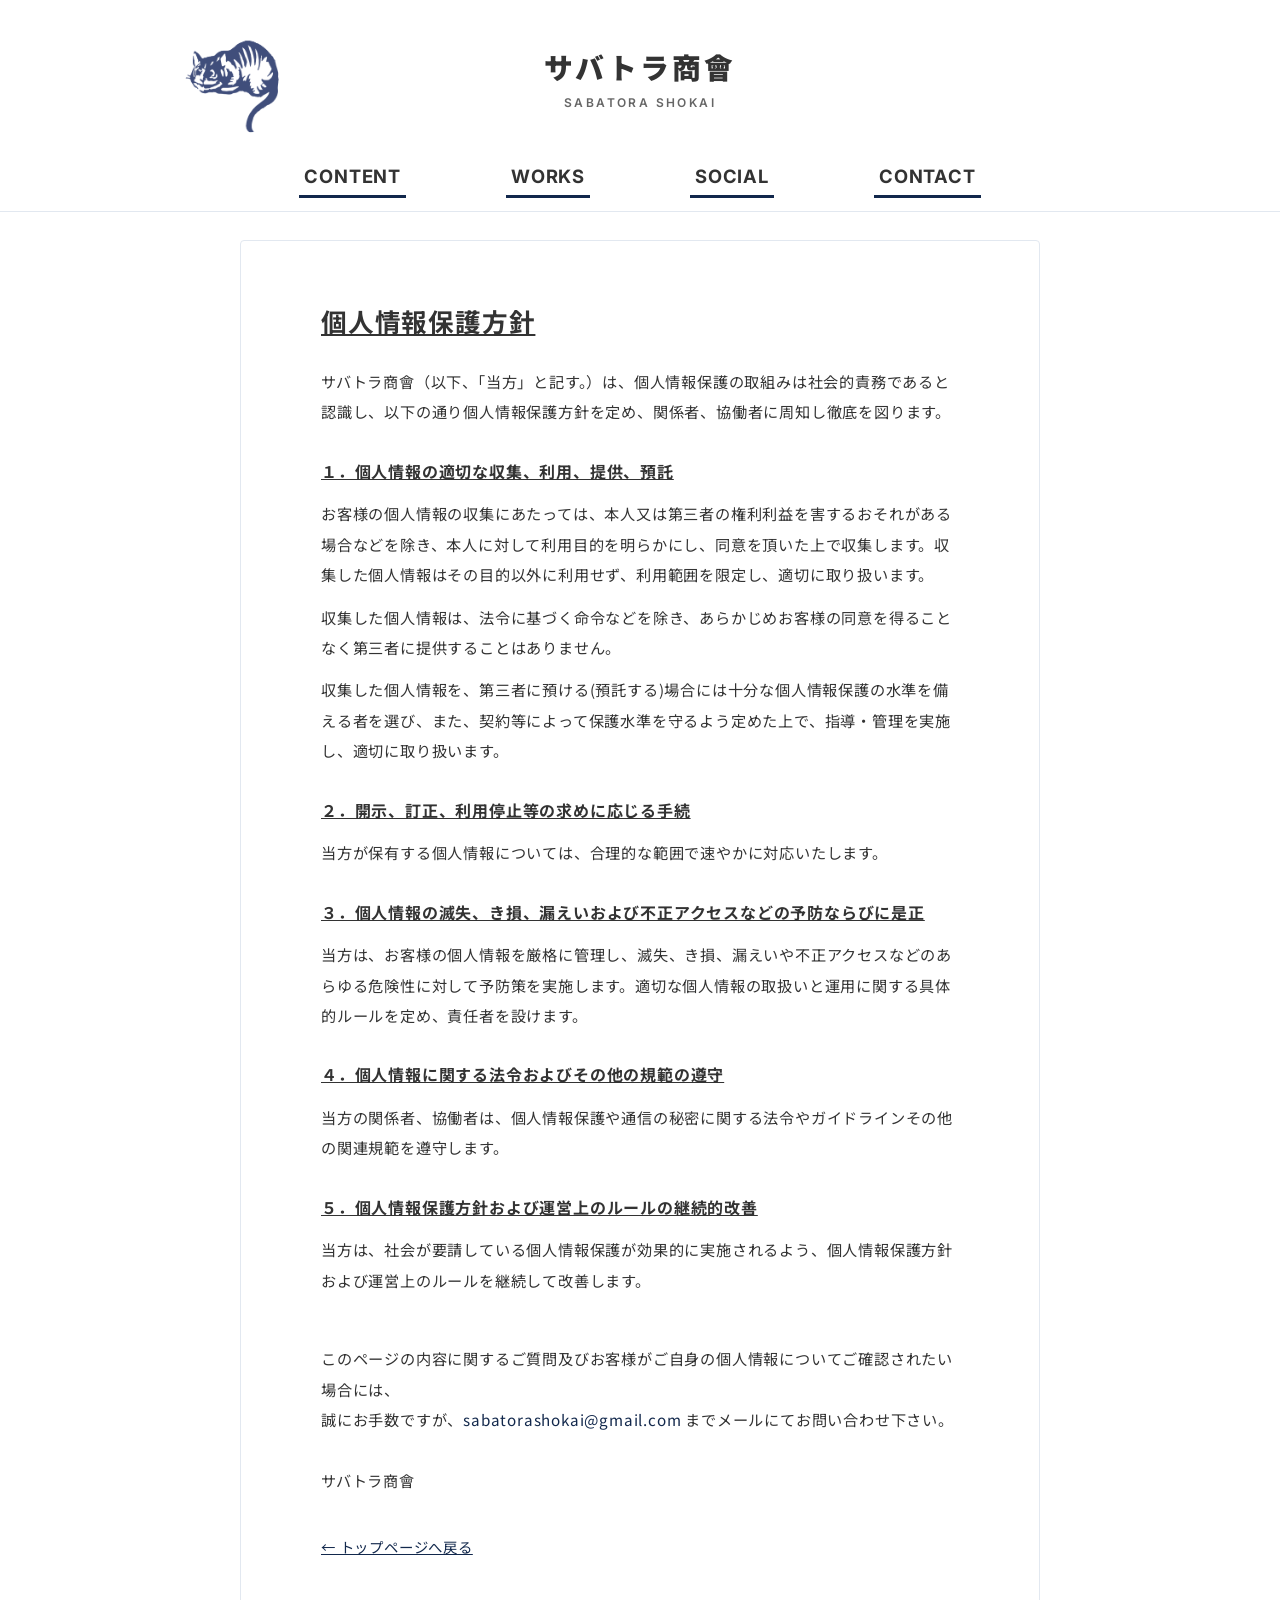
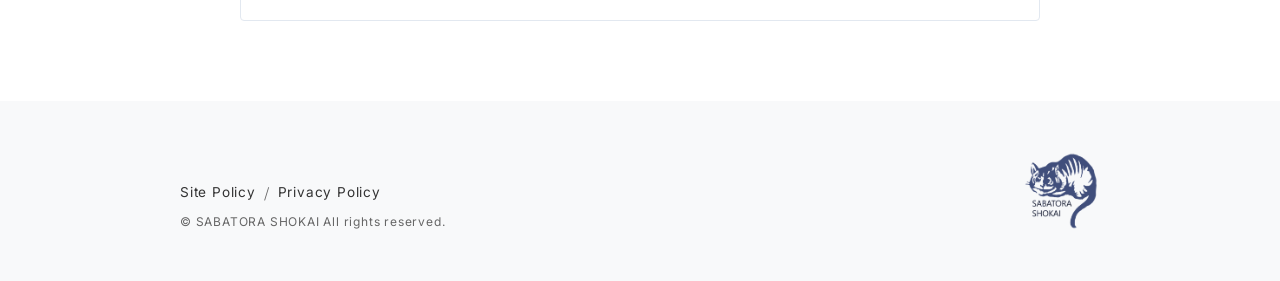
<file: privacy.html>
<!DOCTYPE html>
<html lang="ja">
<head>
<!-- Review copy: production analytics omitted. -->
    <meta charset="UTF-8">
    <meta name="robots" content="noindex, nofollow, noarchive">
    <meta name="viewport" content="width=device-width, initial-scale=1.0">
    <title>プライバシーポリシー - サバトラ商會 | SABATORA SHOKAI（確認用）</title>
    <meta name="description" content="サバトラ商會のプライバシーポリシーです。">
    <!-- OGP -->
    <meta property="og:type" content="website">
    <meta property="og:title" content="プライバシーポリシー - サバトラ商會 | SABATORA SHOKAI">
    <meta property="og:description" content="サバトラ商會のプライバシーポリシーです。">
    <meta property="og:url" content="https://syo-dev-00.github.io/sabatora-review/privacy.html">
    <meta property="og:image" content="https://syo-dev-00.github.io/sabatora-review/assets/img/ogp.jpg">
    <meta property="og:site_name" content="サバトラ商會">
    <!-- Twitter Card -->
    <meta name="twitter:card" content="summary_large_image">
    <meta name="twitter:title" content="プライバシーポリシー - サバトラ商會 | SABATORA SHOKAI">
    <meta name="twitter:description" content="サバトラ商會のプライバシーポリシーです。">
    <meta name="twitter:image" content="https://syo-dev-00.github.io/sabatora-review/assets/img/ogp.jpg">
    <!-- Google Fonts -->
    <link rel="preconnect" href="https://fonts.googleapis.com">
    <link rel="preconnect" href="https://fonts.gstatic.com" crossorigin>
    <link href="https://fonts.googleapis.com/css2?family=Inter:wght@400;600;700&family=Noto+Sans+JP:wght@400;500;700;900&display=swap" rel="stylesheet">
    <!-- CSS -->
    <link rel="stylesheet" href="assets/css/style.css">
    <!-- Favicon -->
    <link rel="icon" type="image/png" href="assets/icons/favicon-96x96.png" sizes="96x96">
    <link rel="icon" type="image/svg+xml" href="assets/icons/favicon.svg">
    <link rel="shortcut icon" href="assets/icons/favicon.ico">
    <link rel="apple-touch-icon" sizes="180x180" href="assets/icons/apple-touch-icon.png">
    <link rel="manifest" href="assets/icons/site.webmanifest">
    <style>
        .policy-page-wrapper {
            padding-top: 240px;
            padding-bottom: 80px;
            background-color: var(--color-bg);
        }
        @media (max-width: 991px) {
            .policy-page-wrapper {
                padding-top: 105px;
                padding-bottom: 40px;
            }
        }
        .policy-main-container {
            max-width: 800px;
            margin: 0 auto;
            background-color: #fff;
            border: 1px solid var(--color-border);
            border-radius: 4px;
            padding: 60px 80px;
        }
        @media (max-width: 768px) {
            .policy-main-container {
                padding: 32px 20px;
            }
        }
        .policy-page-title {
            font-size: 1.6rem;
            font-weight: 700;
            color: var(--color-text);
            margin-bottom: 24px;
            text-decoration: underline;
        }
        .policy-lead {
            font-size: 0.95rem;
            line-height: 2;
            color: var(--color-text);
            margin-bottom: 32px;
        }
        .policy-section {
            margin-bottom: 32px;
        }
        .policy-section-title {
            font-size: 1rem;
            font-weight: 700;
            color: var(--color-text);
            margin-bottom: 14px;
            text-decoration: underline;
        }
        .policy-section p {
            font-size: 0.95rem;
            line-height: 2;
            color: var(--color-text);
            margin-bottom: 12px;
        }
        .policy-signature {
            margin-top: 48px;
            font-size: 0.95rem;
            color: var(--color-text);
            line-height: 2;
        }
        .policy-back-link {
            display: inline-block;
            margin-top: 40px;
            font-size: 0.9rem;
            color: var(--color-primary);
            text-decoration: underline;
        }
        .policy-back-link:hover {
            opacity: 0.7;
        }
        a.policy-mail {
            color: var(--color-primary);
        }
    </style>
</head>
<body>
    <!-- ヘッダー -->
    <header class="header">
        <div class="header-inner">
            <div class="header-logo-container">
                <a href="index.html">
                    <img src="assets/img/common/logo_touka_01.png" alt="サバトラ商會 ロゴ" class="header-logo">
                </a>
            </div>
            <div class="header-icons-container"></div>
            <button class="hamburger" type="button" aria-label="メニューを開く" aria-expanded="false" aria-controls="global-nav">
                <span></span>
                <span></span>
                <span></span>
            </button>
            <div class="header-center">
                <div class="site-title">
                    <span class="ja">サバトラ商會</span>
                    <span class="en">SABATORA SHOKAI</span>
                </div>
            </div>
            <nav class="header-nav" id="global-nav">
                <ul class="nav-list">
                    <li><a href="index.html#content" class="nav-link">CONTENT</a></li>
                    <li><a href="index.html#works" class="nav-link">WORKS</a></li>
                    <li><a href="index.html#social" class="nav-link">SOCIAL</a></li>
                    <li><a href="index.html#contact" class="nav-link">CONTACT</a></li>
                </ul>
            </nav>
        </div>
    </header>

    <main>
        <section class="policy-page-wrapper">
            <div class="container">
                <div class="policy-main-container">
                    <h1 class="policy-page-title">個人情報保護方針</h1>

                    <p class="policy-lead">サバトラ商會（以下、「当方」と記す。）は、個人情報保護の取組みは社会的責務であると認識し、以下の通り個人情報保護方針を定め、関係者、協働者に周知し徹底を図ります。</p>

                    <div class="policy-section">
                        <h2 class="policy-section-title">１．個人情報の適切な収集、利用、提供、預託</h2>
                        <p>お客様の個人情報の収集にあたっては、本人又は第三者の権利利益を害するおそれがある場合などを除き、本人に対して利用目的を明らかにし、同意を頂いた上で収集します。収集した個人情報はその目的以外に利用せず、利用範囲を限定し、適切に取り扱います。</p>
                        <p>収集した個人情報は、法令に基づく命令などを除き、あらかじめお客様の同意を得ることなく第三者に提供することはありません。</p>
                        <p>収集した個人情報を、第三者に預ける(預託する)場合には十分な個人情報保護の水準を備える者を選び、また、契約等によって保護水準を守るよう定めた上で、指導・管理を実施し、適切に取り扱います。</p>
                    </div>

                    <div class="policy-section">
                        <h2 class="policy-section-title">２．開示、訂正、利用停止等の求めに応じる手続</h2>
                        <p>当方が保有する個人情報については、合理的な範囲で速やかに対応いたします。</p>
                    </div>

                    <div class="policy-section">
                        <h2 class="policy-section-title">３．個人情報の滅失、き損、漏えいおよび不正アクセスなどの予防ならびに是正</h2>
                        <p>当方は、お客様の個人情報を厳格に管理し、滅失、き損、漏えいや不正アクセスなどのあらゆる危険性に対して予防策を実施します。適切な個人情報の取扱いと運用に関する具体的ルールを定め、責任者を設けます。</p>
                    </div>

                    <div class="policy-section">
                        <h2 class="policy-section-title">４．個人情報に関する法令およびその他の規範の遵守</h2>
                        <p>当方の関係者、協働者は、個人情報保護や通信の秘密に関する法令やガイドラインその他の関連規範を遵守します。</p>
                    </div>

                    <div class="policy-section">
                        <h2 class="policy-section-title">５．個人情報保護方針および運営上のルールの継続的改善</h2>
                        <p>当方は、社会が要請している個人情報保護が効果的に実施されるよう、個人情報保護方針および運営上のルールを継続して改善します。</p>
                    </div>

                    <div class="policy-signature">
                        <p>このページの内容に関するご質問及びお客様がご自身の個人情報についてご確認されたい場合には、</p>
                        <p>誠にお手数ですが、<a href="mailto:sabatorashokai@gmail.com" class="policy-mail">sabatorashokai@gmail.com</a> までメールにてお問い合わせ下さい。</p>
                        <br>
                        <p>サバトラ商會</p>
                    </div>

                    <a href="index.html" class="policy-back-link">← トップページへ戻る</a>
                </div>
            </div>
        </section>
    </main>

    <!-- フッター -->
    <footer class="footer">
        <div class="container">
            <div class="footer-inner">
                <div class="footer-left">
                    <div class="footer-policy">
                        <div class="policy-links">
                            <a href="sitepolicy.html" class="privacy-link">Site Policy</a>
                            <span class="policy-separator">/</span>
                            <a href="privacy.html" class="privacy-link">Privacy Policy</a>
                        </div>
                        <p class="copyright">&copy; SABATORA SHOKAI All rights reserved.</p>
                    </div>
                </div>
                <div class="footer-right">
                    <img src="assets/img/common/logo_touka_02.png" alt="サバトラ商會 ロゴ" class="footer-logo">
                </div>
            </div>
        </div>
    </footer>

    <script src="assets/js/main.js"></script>
</body>
</html>
</file>
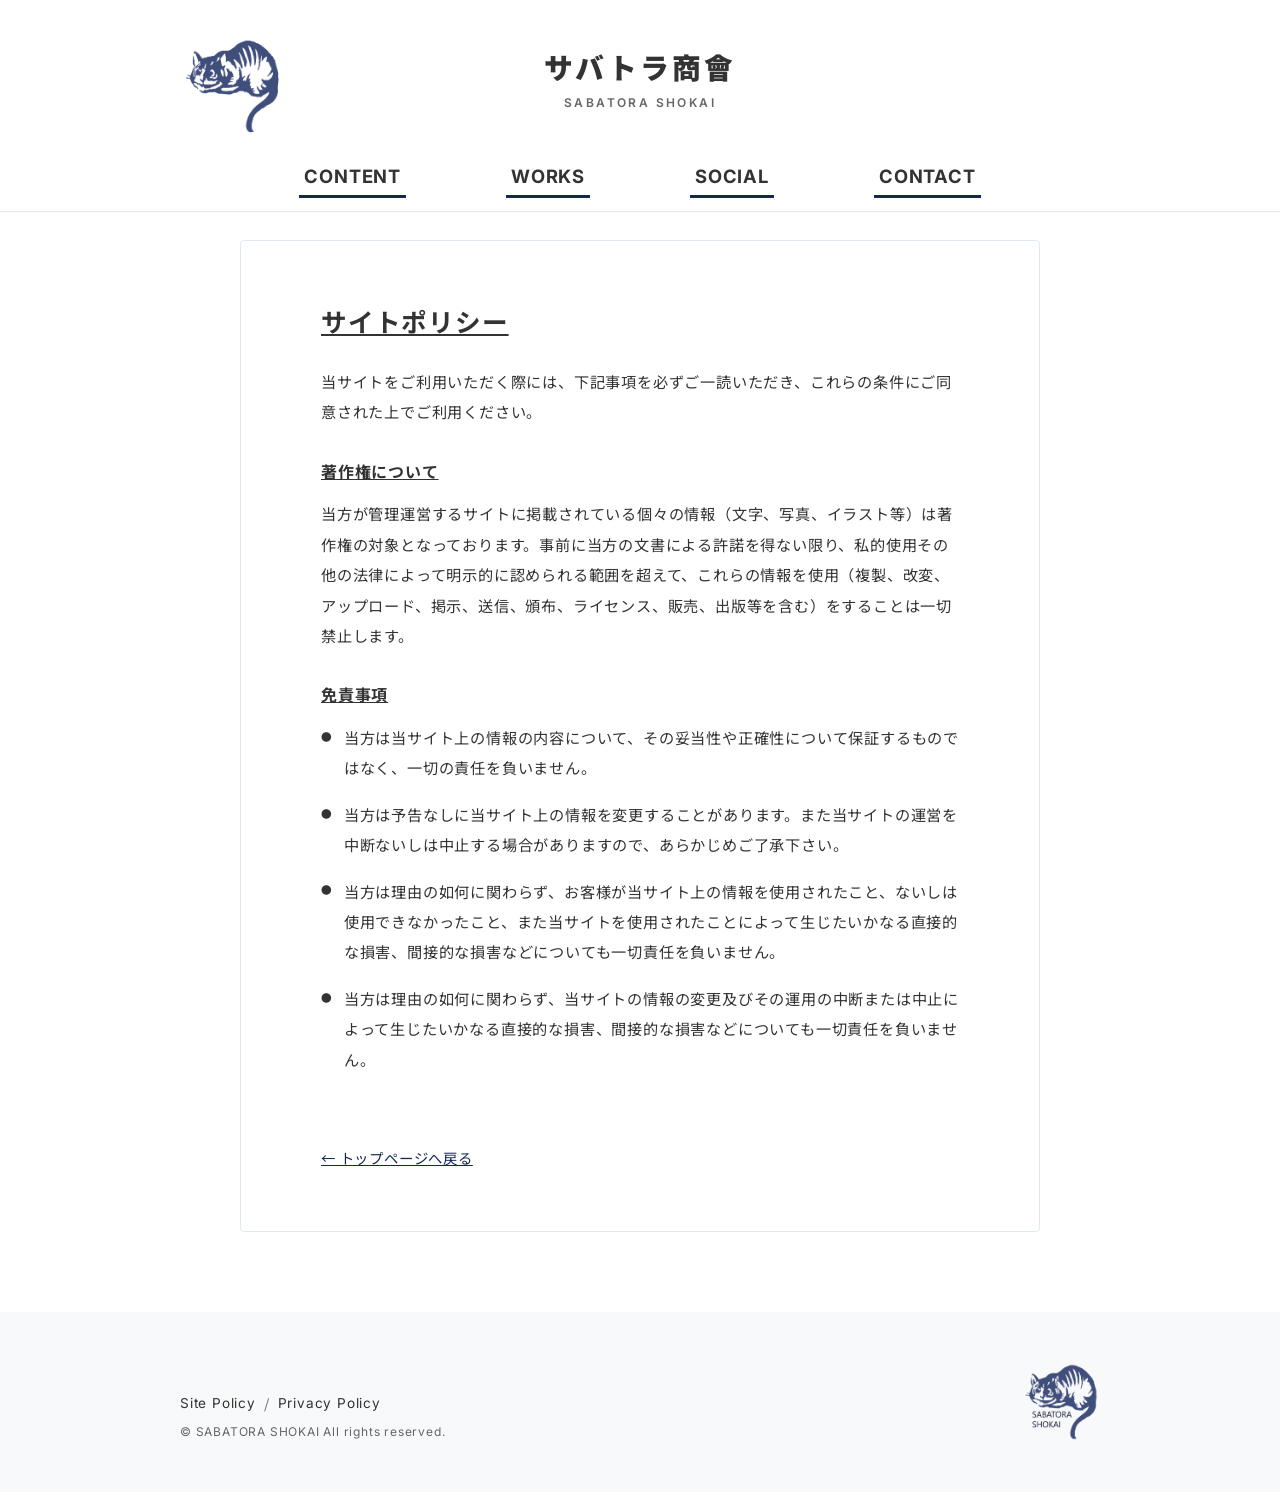
<file: sitepolicy.html>
<!DOCTYPE html>
<html lang="ja">
<head>
<!-- Review copy: production analytics omitted. -->
    <meta charset="UTF-8">
    <meta name="robots" content="noindex, nofollow, noarchive">
    <meta name="viewport" content="width=device-width, initial-scale=1.0">
    <title>サイトポリシー - サバトラ商會 | SABATORA SHOKAI（確認用）</title>
    <meta name="description" content="サバトラ商會のサイトポリシーです。">
    <!-- OGP -->
    <meta property="og:type" content="website">
    <meta property="og:title" content="サイトポリシー - サバトラ商會 | SABATORA SHOKAI">
    <meta property="og:description" content="サバトラ商會のサイトポリシーです。">
    <meta property="og:url" content="https://syo-dev-00.github.io/sabatora-review/sitepolicy.html">
    <meta property="og:image" content="https://syo-dev-00.github.io/sabatora-review/assets/img/ogp.jpg">
    <meta property="og:site_name" content="サバトラ商會">
    <!-- Twitter Card -->
    <meta name="twitter:card" content="summary_large_image">
    <meta name="twitter:title" content="サイトポリシー - サバトラ商會 | SABATORA SHOKAI">
    <meta name="twitter:description" content="サバトラ商會のサイトポリシーです。">
    <meta name="twitter:image" content="https://syo-dev-00.github.io/sabatora-review/assets/img/ogp.jpg">
    <!-- Google Fonts -->
    <link rel="preconnect" href="https://fonts.googleapis.com">
    <link rel="preconnect" href="https://fonts.gstatic.com" crossorigin>
    <link href="https://fonts.googleapis.com/css2?family=Inter:wght@400;600;700&family=Noto+Sans+JP:wght@400;500;700;900&display=swap" rel="stylesheet">
    <!-- CSS -->
    <link rel="stylesheet" href="assets/css/style.css">
    <!-- Favicon -->
    <link rel="icon" type="image/png" href="assets/icons/favicon-96x96.png" sizes="96x96">
    <link rel="icon" type="image/svg+xml" href="assets/icons/favicon.svg">
    <link rel="shortcut icon" href="assets/icons/favicon.ico">
    <link rel="apple-touch-icon" sizes="180x180" href="assets/icons/apple-touch-icon.png">
    <link rel="manifest" href="assets/icons/site.webmanifest">
    <style>
        .policy-page-wrapper {
            padding-top: 240px;
            padding-bottom: 80px;
            background-color: var(--color-bg);
        }
        @media (max-width: 991px) {
            .policy-page-wrapper {
                padding-top: 105px;
                padding-bottom: 40px;
            }
        }
        .policy-main-container {
            max-width: 800px;
            margin: 0 auto;
            background-color: #fff;
            border: 1px solid var(--color-border);
            border-radius: 4px;
            padding: 60px 80px;
        }
        @media (max-width: 768px) {
            .policy-main-container {
                padding: 32px 20px;
            }
        }
        .policy-page-title {
            font-size: 1.6rem;
            font-weight: 700;
            color: var(--color-text);
            margin-bottom: 24px;
            text-decoration: underline;
        }
        .policy-section {
            margin-bottom: 32px;
        }
        .policy-section-title {
            font-size: 1rem;
            font-weight: 700;
            color: var(--color-text);
            margin-bottom: 14px;
            text-decoration: underline;
        }
        .policy-section p {
            font-size: 0.95rem;
            line-height: 2;
            color: var(--color-text);
            margin-bottom: 10px;
        }
        .policy-section ul {
            list-style: none;
            padding: 0;
            font-size: 0.95rem;
            line-height: 2;
            color: var(--color-text);
        }
        .policy-section ul li {
            margin-bottom: 16px;
            padding-left: 1.5em;
            position: relative;
        }
        .policy-section ul li::before {
            content: "●";
            position: absolute;
            left: 0;
            font-size: 0.7em;
            top: 0.35em;
        }
        .policy-back-link {
            display: inline-block;
            margin-top: 40px;
            font-size: 0.9rem;
            color: var(--color-primary);
            text-decoration: underline;
        }
        .policy-back-link:hover {
            opacity: 0.7;
        }
    </style>
</head>
<body>
    <!-- ヘッダー -->
    <header class="header">
        <div class="header-inner">
            <div class="header-logo-container">
                <a href="index.html">
                    <img src="assets/img/common/logo_touka_01.png" alt="サバトラ商會 ロゴ" class="header-logo">
                </a>
            </div>
            <div class="header-icons-container"></div>
            <button class="hamburger" type="button" aria-label="メニューを開く" aria-expanded="false" aria-controls="global-nav">
                <span></span>
                <span></span>
                <span></span>
            </button>
            <div class="header-center">
                <div class="site-title">
                    <span class="ja">サバトラ商會</span>
                    <span class="en">SABATORA SHOKAI</span>
                </div>
            </div>
            <nav class="header-nav" id="global-nav">
                <ul class="nav-list">
                    <li><a href="index.html#content" class="nav-link">CONTENT</a></li>
                    <li><a href="index.html#works" class="nav-link">WORKS</a></li>
                    <li><a href="index.html#social" class="nav-link">SOCIAL</a></li>
                    <li><a href="index.html#contact" class="nav-link">CONTACT</a></li>
                </ul>
            </nav>
        </div>
    </header>

    <main>
        <section class="policy-page-wrapper">
            <div class="container">
                <div class="policy-main-container">
                    <h1 class="policy-page-title">サイトポリシー</h1>

                    <div class="policy-section">
                        <p>当サイトをご利用いただく際には、下記事項を必ずご一読いただき、これらの条件にご同意された上でご利用ください。</p>
                    </div>

                    <div class="policy-section">
                        <h2 class="policy-section-title">著作権について</h2>
                        <p>当方が管理運営するサイトに掲載されている個々の情報（文字、写真、イラスト等）は著作権の対象となっております。事前に当方の文書による許諾を得ない限り、私的使用その他の法律によって明示的に認められる範囲を超えて、これらの情報を使用（複製、改変、アップロード、掲示、送信、頒布、ライセンス、販売、出版等を含む）をすることは一切禁止します。</p>
                    </div>

                    <div class="policy-section">
                        <h2 class="policy-section-title">免責事項</h2>
                        <ul>
                            <li>当方は当サイト上の情報の内容について、その妥当性や正確性について保証するものではなく、一切の責任を負いません。</li>
                            <li>当方は予告なしに当サイト上の情報を変更することがあります。また当サイトの運営を中断ないしは中止する場合がありますので、あらかじめご了承下さい。</li>
                            <li>当方は理由の如何に関わらず、お客様が当サイト上の情報を使用されたこと、ないしは使用できなかったこと、また当サイトを使用されたことによって生じたいかなる直接的な損害、間接的な損害などについても一切責任を負いません。</li>
                            <li>当方は理由の如何に関わらず、当サイトの情報の変更及びその運用の中断または中止によって生じたいかなる直接的な損害、間接的な損害などについても一切責任を負いません。</li>
                        </ul>
                    </div>

                    <a href="index.html" class="policy-back-link">← トップページへ戻る</a>
                </div>
            </div>
        </section>
    </main>

    <!-- フッター -->
    <footer class="footer">
        <div class="container">
            <div class="footer-inner">
                <div class="footer-left">
                    <div class="footer-policy">
                        <div class="policy-links">
                            <a href="sitepolicy.html" class="privacy-link">Site Policy</a>
                            <span class="policy-separator">/</span>
                            <a href="privacy.html" class="privacy-link">Privacy Policy</a>
                        </div>
                        <p class="copyright">&copy; SABATORA SHOKAI All rights reserved.</p>
                    </div>
                </div>
                <div class="footer-right">
                    <img src="assets/img/common/logo_touka_02.png" alt="サバトラ商會 ロゴ" class="footer-logo">
                </div>
            </div>
        </div>
    </footer>

    <script src="assets/js/main.js"></script>
</body>
</html>
</file>
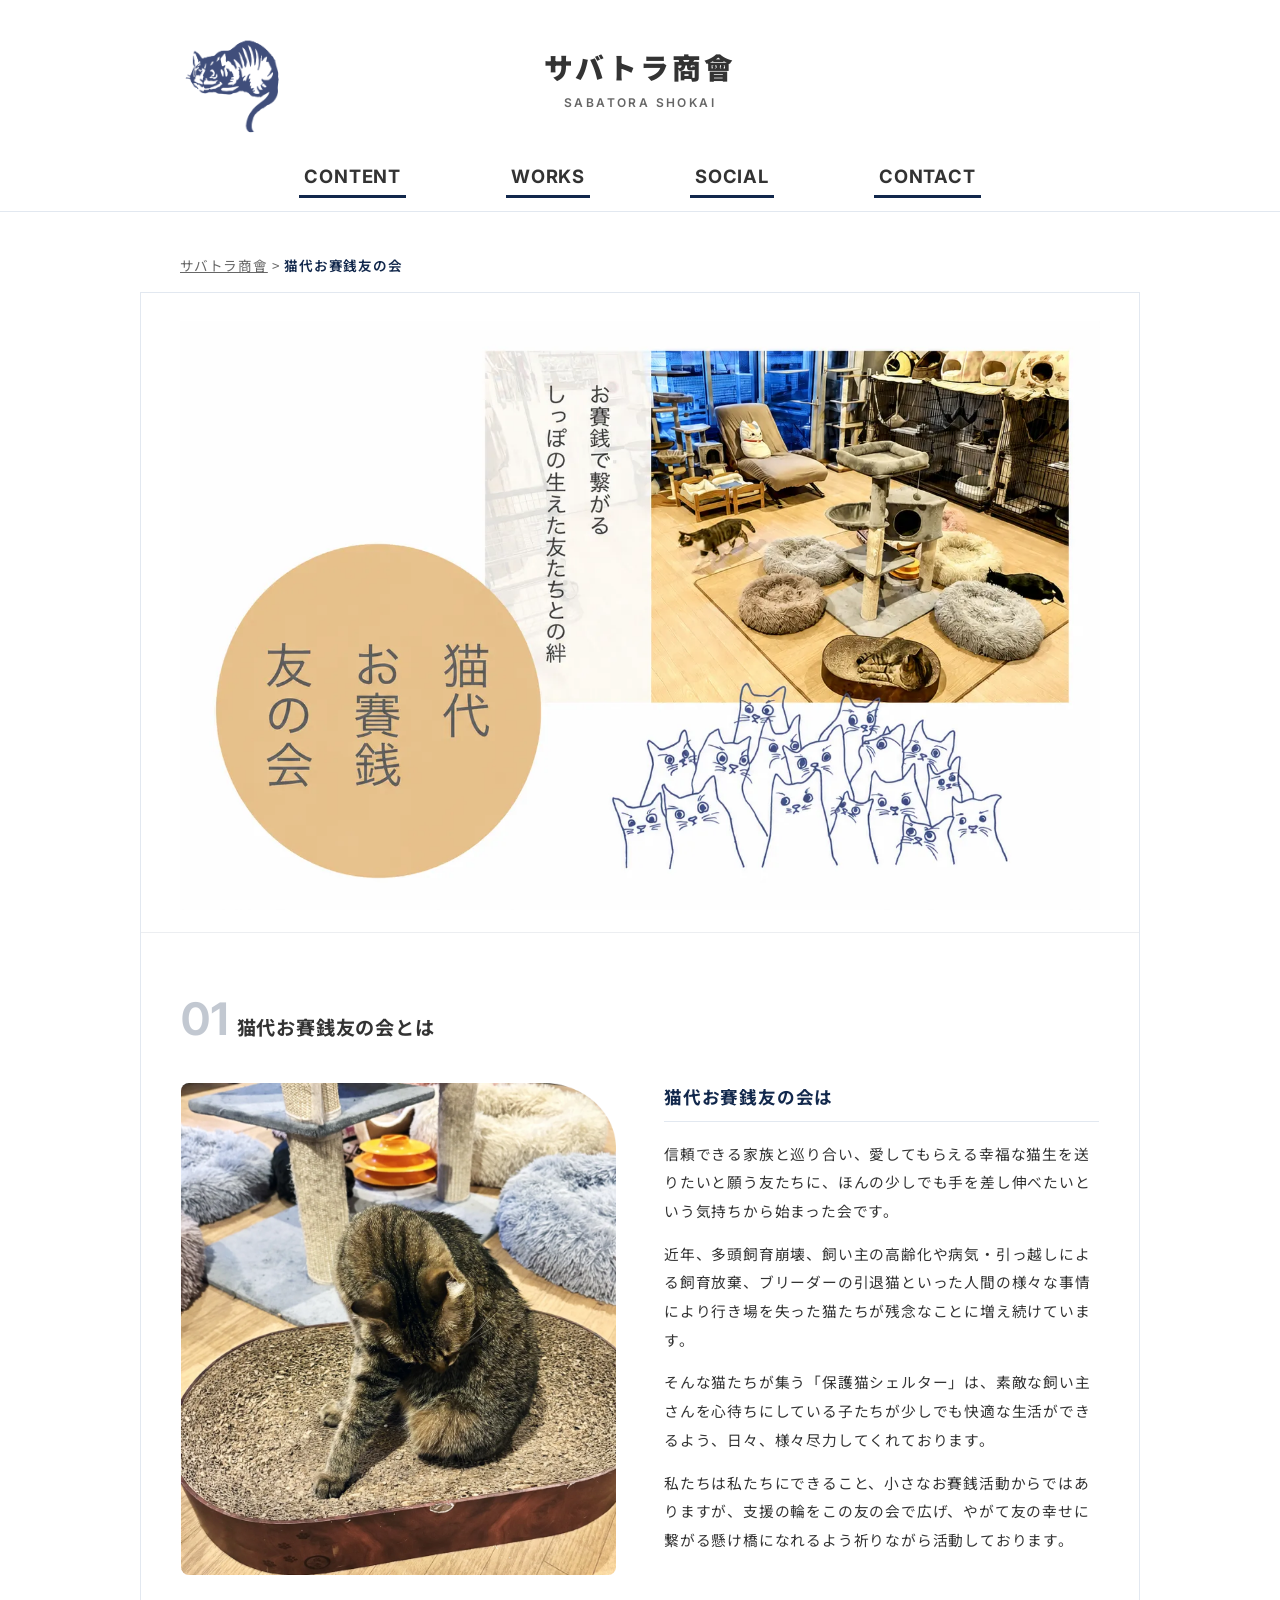
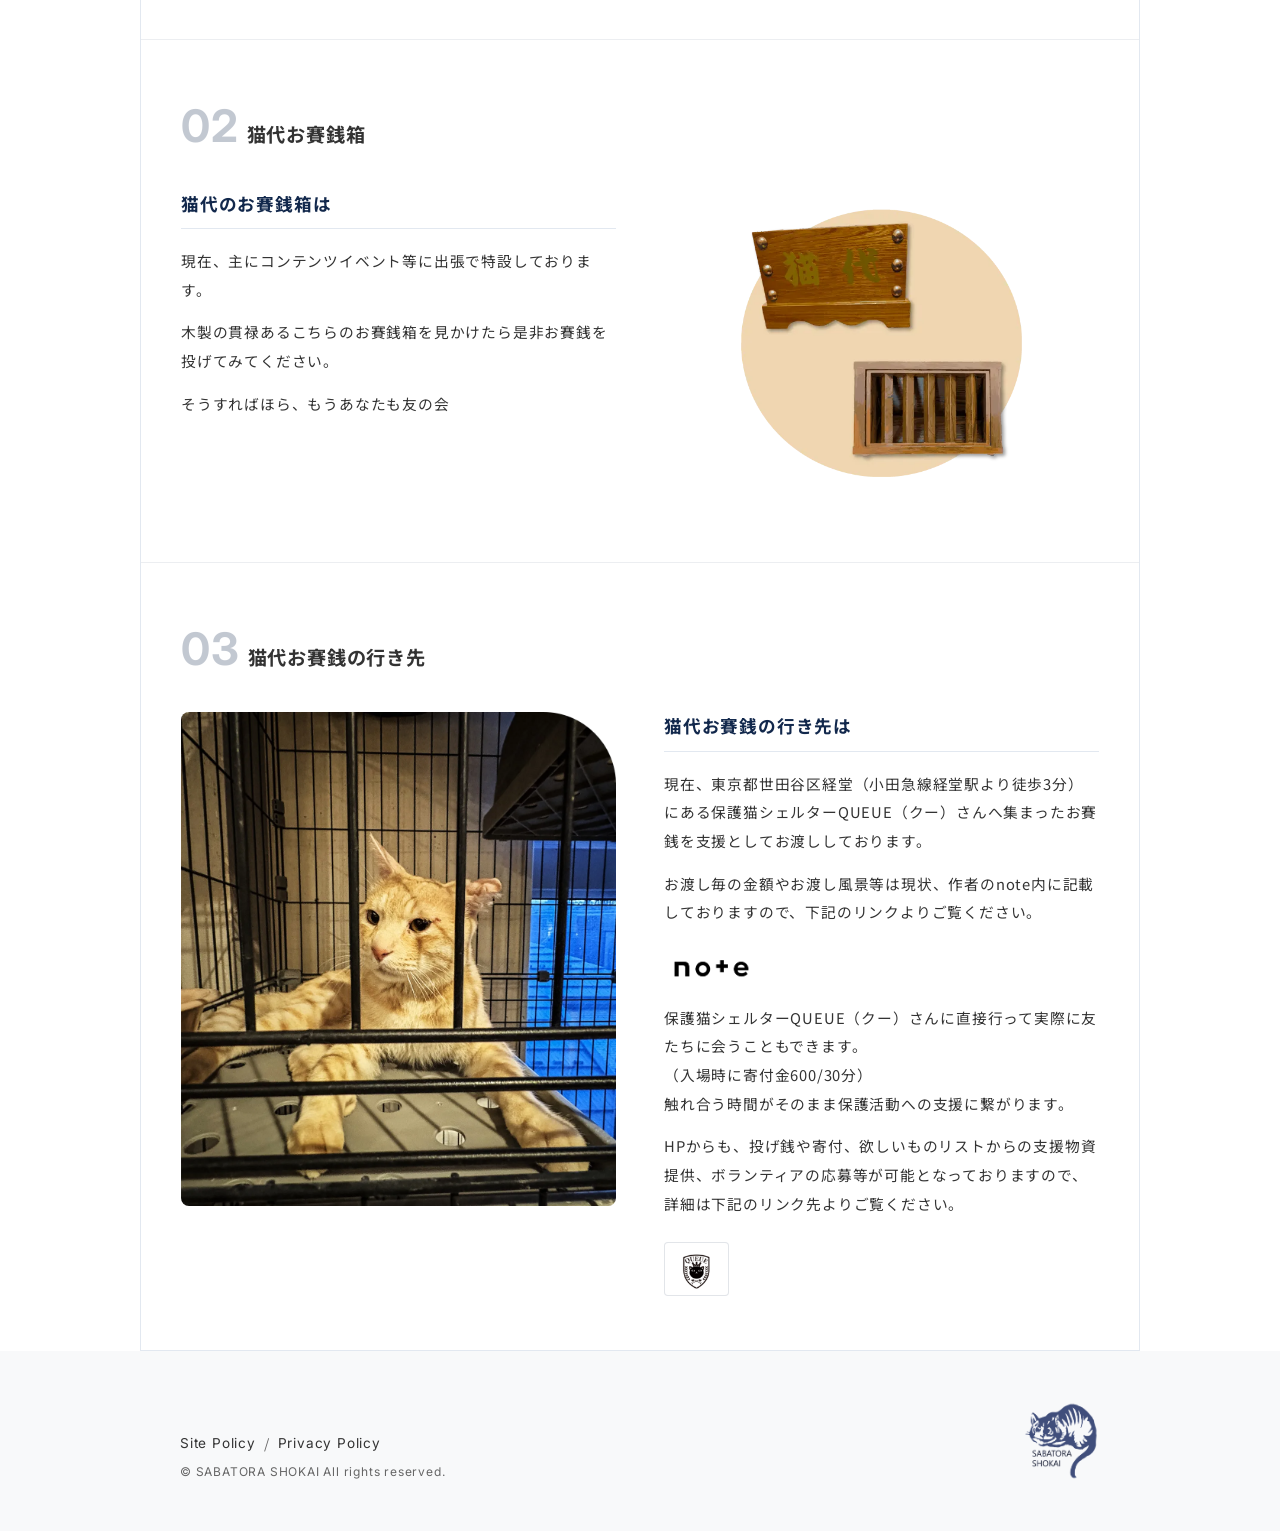
<file: works-neko-osaisen.html>
<!DOCTYPE html>
<html lang="ja">
<head>
<!-- Review copy: production analytics omitted. -->
    <meta charset="UTF-8">
    <meta name="robots" content="noindex, nofollow, noarchive">
    <meta name="viewport" content="width=device-width, initial-scale=1.0">
    <title>猫代お賽銭友の会 - サバトラ商會 | SABATORA SHOKAI（確認用）</title>
    <meta name="description" content="保護猫シェルター支援活動「猫代お賽銭友の会」の紹介ページです。">
    <!-- OGP -->
    <meta property="og:type" content="website">
    <meta property="og:title" content="猫代お賽銭友の会 - サバトラ商會 | SABATORA SHOKAI">
    <meta property="og:description" content="保護猫シェルター支援活動「猫代お賽銭友の会」の紹介ページです。">
    <meta property="og:url" content="https://syo-dev-00.github.io/sabatora-review/works-neko-osaisen.html">
    <meta property="og:image" content="https://syo-dev-00.github.io/sabatora-review/assets/img/ogp.jpg">
    <meta property="og:site_name" content="サバトラ商會">
    <!-- Twitter Card -->
    <meta name="twitter:card" content="summary_large_image">
    <meta name="twitter:title" content="猫代お賽銭友の会 - サバトラ商會 | SABATORA SHOKAI">
    <meta name="twitter:description" content="保護猫シェルター支援活動「猫代お賽銭友の会」の紹介ページです。">
    <meta name="twitter:image" content="https://syo-dev-00.github.io/sabatora-review/assets/img/ogp.jpg">
    <!-- Google Fonts -->
    <link rel="preconnect" href="https://fonts.googleapis.com">
    <link rel="preconnect" href="https://fonts.gstatic.com" crossorigin>
    <link href="https://fonts.googleapis.com/css2?family=Inter:wght@400;600;700&family=Noto+Sans+JP:wght@400;500;700;900&display=swap" rel="stylesheet">
    <!-- CSS -->
    <link rel="stylesheet" href="assets/css/style.css">
    <!-- Favicon -->
    <link rel="icon" type="image/png" href="assets/icons/favicon-96x96.png" sizes="96x96">
    <link rel="icon" type="image/svg+xml" href="assets/icons/favicon.svg">
    <link rel="shortcut icon" href="assets/icons/favicon.ico">
    <link rel="apple-touch-icon" sizes="180x180" href="assets/icons/apple-touch-icon.png">
    <link rel="manifest" href="assets/icons/site.webmanifest">
    <style>
        /* =========================================
           neko-osaisen ページ固有スタイル
           ※ boukyaku.html と同じ外枠・パンくず構造を踏襲
        ========================================= */

        /* ページ全体ラッパー（boukyaku-page-wrapper 相当） */
        .neko-page-wrapper {
            padding-top: 240px;
            padding-bottom: 0;
            background-color: var(--color-bg);
        }
        @media (max-width: 991px) {
            .neko-page-wrapper {
                padding-top: 85px;
            }
            .neko-page-wrapper .breadcrumb {
                padding-top: 18px;
                padding-bottom: 18px;
            }
        }

        /* メインコンテナ（boukyaku-main-container 相当） */
        .neko-main-container {
            max-width: 1000px;
            margin: 0 auto;
            background-color: #fff;
            border: 1px solid var(--color-border);
            padding-bottom: 0;
        }

        /* =========================================
           冒頭ヒーローブロック
        ========================================= */
        .neko-hero {
            border-bottom: 1px solid rgba(18, 40, 76, 0.08);
            padding: 28px 24px 22px;
        }
        .neko-hero-visual {
            display: flex;
            justify-content: center;
        }
        .neko-hero-image {
            width: 100%;
            max-width: 920px;
            height: auto;
            display: block;
            margin: 0 auto;
        }
        @media (max-width: 768px) {
            .neko-hero {
                padding: 22px 10px 20px;
            }
        }

        /* =========================================
           セクション共通
        ========================================= */
        .neko-section {
            padding: 64px 40px; /* 上下余白をすべて統一して等間隔に */
            border-bottom: 1px solid rgba(18, 40, 76, 0.08);
        }
        .neko-section:last-child {
            border-bottom: none;
            padding-bottom: 44px;
        }
        @media (max-width: 768px) {
            .neko-section {
                padding: 48px 20px;
            }
            .neko-section:last-child {
                padding-bottom: 36px;
            }
        }

        /* セクション番号見出し */
        .neko-section-heading {
            display: flex;
            align-items: baseline; /* ベースラインを統一 */
            gap: 8px;
            margin-bottom: 40px; /* 本文ブロックとの距離を統一 */
        }
        .neko-section-num {
            font-family: var(--font-family-en);
            font-size: 2.8rem;
            font-weight: 700;
            color: var(--color-primary);
            line-height: 1;
            opacity: 0.25;
        }
        .neko-section-label {
            font-size: 1.2rem;
            font-weight: 700;
            color: var(--color-text);
        }
        @media (max-width: 768px) {
            .neko-section-num { font-size: 2rem; }
            .neko-section-label { font-size: 1.05rem; }
            .neko-section-heading { margin-bottom: 24px; }
        }

        /* =========================================
           2カラムレイアウト
        ========================================= */
        .neko-two-col {
            display: grid;
            grid-template-columns: 1fr 1fr;
            gap: 48px;
            align-items: start;
        }
        @media (max-width: 768px) {
            .neko-two-col {
                grid-template-columns: 1fr;
                gap: 28px;
            }
        }

        .neko-col-img img {
            width: 100%;
            height: auto;
            border-radius: 8px;
            display: block;
        }

        .neko-osaisen-box-img {
            object-fit: contain;
        }

        /* テキストカラム */
        .neko-col-text-heading {
            font-size: 1.1rem;
            font-weight: 700;
            color: var(--color-primary);
            margin-bottom: 18px;
            padding-bottom: 10px;
            border-bottom: 1px solid var(--color-border);
        }
        .neko-col-text p {
            font-size: 0.92rem;
            line-height: 1.95;
            color: var(--color-text);
            margin-bottom: 14px;
        }
        .neko-col-text p:last-child { margin-bottom: 0; }

        /* =========================================
           ロゴリンク
        ========================================= */
        .neko-logo-link {
            display: inline-block;
            margin: 10px 0;
            transition: opacity 0.2s;
        }
        .neko-logo-link:hover { opacity: 0.7; }
        /* noteロゴ */
        .neko-logo-link img {
            height: 36px;
            width: auto;
            display: block;
        }

        /* QUEUEロゴ：白背景ボックスで表示（控えめサイズ） */
        .neko-queue-logo-box {
            display: inline-flex;
            align-items: center;
            background: #fff;
            border: 1px solid rgba(18, 40, 76, 0.12);
            border-radius: 4px;
            padding: 6px 12px;
        }
        .neko-queue-logo-box img {
            height: 40px;
            width: auto;
            display: block;
        }
        .neko-logo-link:hover .neko-queue-logo-box {
            opacity: 0.75;
        }
    </style>
</head>
<body>
    <!-- ヘッダー -->
    <header class="header">
        <div class="header-inner">
            <div class="header-logo-container">
                <a href="index.html">
                    <img src="assets/img/common/logo_touka_01.png" alt="サバトラ商會 ロゴ" class="header-logo">
                </a>
            </div>
            <div class="header-icons-container"></div>
            <button class="hamburger" type="button" aria-label="メニューを開く" aria-expanded="false" aria-controls="global-nav">
                <span></span>
                <span></span>
                <span></span>
            </button>
            <div class="header-center">
                <div class="site-title">
                    <span class="ja">サバトラ商會</span>
                    <span class="en">SABATORA SHOKAI</span>
                </div>
            </div>
            <nav class="header-nav" id="global-nav">
                <ul class="nav-list">
                    <li><a href="index.html#content" class="nav-link">CONTENT</a></li>
                    <li><a href="index.html#works" class="nav-link">WORKS</a></li>
                    <li><a href="index.html#social" class="nav-link">SOCIAL</a></li>
                    <li><a href="index.html#contact" class="nav-link">CONTACT</a></li>
                </ul>
            </nav>
        </div>
    </header>

    <main>
        <section class="neko-page-wrapper">

            <!-- パンくず（boukyaku.html と同じ .breadcrumb クラスを使用） -->
            <div class="breadcrumb">
                <div class="container">
                    <a href="index.html">サバトラ商會</a> &gt; <span>猫代お賽銭友の会</span>
                </div>
            </div>

            <!-- メインコンテナ（白枠） -->
            <div class="neko-main-container">

                <!-- =========================================
                     冒頭ブロック（PPT 2枚目相当）
                ========================================= -->
                <div class="neko-hero">
                    <h1 class="visually-hidden">猫代お賽銭友の会</h1>
                    <div class="neko-hero-visual">
                        <img src="assets/img/works/neko-osaisen/works_neko_hero.webp" alt="猫代お賽銭友の会 メインビジュアル" class="neko-hero-image">
                    </div>
                </div>

                <!-- =========================================
                     セクション01：猫代お賽銭友の会とは
                ========================================= -->
                <div class="neko-section">
                    <div class="neko-section-heading">
                        <span class="neko-section-num">01</span>
                        <span class="neko-section-label">猫代お賽銭友の会とは</span>
                    </div>
                    <div class="neko-two-col">
                        <div class="neko-col-img">
                            <img src="assets/img/works/neko-osaisen/works_03.webp" alt="保護猫の様子">
                        </div>
                        <div class="neko-col-text">
                            <h2 class="neko-col-text-heading">猫代お賽銭友の会は</h2>
                            <p>信頼できる家族と巡り合い、愛してもらえる幸福な猫生を送りたいと願う友たちに、ほんの少しでも手を差し伸べたいという気持ちから始まった会です。</p>
                            <p>近年、多頭飼育崩壊、飼い主の高齢化や病気・引っ越しによる飼育放棄、ブリーダーの引退猫といった人間の様々な事情により行き場を失った猫たちが残念なことに増え続けています。</p>
                            <p>そんな猫たちが集う「保護猫シェルター」は、素敵な飼い主さんを心待ちにしている子たちが少しでも快適な生活ができるよう、日々、様々尽力してくれております。</p>
                            <p>私たちは私たちにできること、小さなお賽銭活動からではありますが、支援の輪をこの友の会で広げ、やがて友の幸せに繋がる懸け橋になれるよう祈りながら活動しております。</p>
                        </div>
                    </div>
                </div>

                <!-- =========================================
                     セクション02：猫代お賽銭箱
                ========================================= -->
                <div class="neko-section">
                    <div class="neko-section-heading">
                        <span class="neko-section-num">02</span>
                        <span class="neko-section-label">猫代お賽銭箱</span>
                    </div>
                    <div class="neko-two-col">
                        <div class="neko-col-text">
                            <h2 class="neko-col-text-heading">猫代のお賽銭箱は</h2>
                            <p>現在、主にコンテンツイベント等に出張で特設しております。</p>
                            <p>木製の貫禄あるこちらのお賽銭箱を見かけたら是非お賽銭を投げてみてください。</p>
                            <p>そうすればほら、もうあなたも友の会</p>
                        </div>
                        <div class="neko-col-img">
                            <img src="assets/img/works/neko-osaisen/works_04.webp" alt="猫代お賽銭箱" class="neko-osaisen-box-img">
                        </div>
                    </div>
                </div>

                <!-- =========================================
                     セクション03：猫代お賽銭の行き先
                ========================================= -->
                <div class="neko-section">
                    <div class="neko-section-heading">
                        <span class="neko-section-num">03</span>
                        <span class="neko-section-label">猫代お賽銭の行き先</span>
                    </div>
                    <div class="neko-two-col">
                        <div class="neko-col-img">
                            <img src="assets/img/works/neko-osaisen/works_05.webp" alt="保護猫シェルター QUEUE の様子">
                        </div>
                        <div class="neko-col-text">
                            <h2 class="neko-col-text-heading">猫代お賽銭の行き先は</h2>
                            <p>現在、東京都世田谷区経堂（小田急線経堂駅より徒歩3分）にある保護猫シェルターQUEUE（クー）さんへ集まったお賽銭を支援としてお渡ししております。</p>
                            <p>お渡し毎の金額やお渡し風景等は現状、作者のnote内に記載しておりますので、下記のリンクよりご覧ください。</p>
                            <!-- noteロゴリンク -->
                            <a href="https://note.com/mao_takeuchi" class="neko-logo-link" target="_blank" rel="noopener noreferrer" aria-label="noteへのリンク">
                                <img src="assets/img/works/neko-osaisen/note_logo.png" alt="note">
                            </a>
                            <p>保護猫シェルターQUEUE（クー）さんに直接行って実際に友たちに会うこともできます。<br>（入場時に寄付金600/30分）<br>触れ合う時間がそのまま保護活動への支援に繋がります。</p>
                            <p>HPからも、投げ銭や寄付、欲しいものリストからの支援物資提供、ボランティアの応募等が可能となっておりますので、詳細は下記のリンク先よりご覧ください。</p>
                            <!-- QUEUEロゴリンク（白背景ボックス内） -->
                            <a href="https://lit.link/queuecats" class="neko-logo-link" target="_blank" rel="noopener noreferrer" aria-label="保護猫シェルター QUEUEへのリンク">
                                <span class="neko-queue-logo-box">
                                    <img src="assets/img/works/neko-osaisen/queue.png" alt="保護猫シェルター QUEUE（クー）">
                                </span>
                            </a>
                        </div>
                    </div>
                </div>

            </div><!-- /.neko-main-container -->
        </section>
    </main>

    <!-- フッター -->
    <footer class="footer">
        <div class="container">
            <div class="footer-inner">
                <div class="footer-left">
                    <div class="footer-policy">
                        <div class="policy-links">
                            <a href="sitepolicy.html" class="privacy-link">Site Policy</a>
                            <span class="policy-separator">/</span>
                            <a href="privacy.html" class="privacy-link">Privacy Policy</a>
                        </div>
                        <p class="copyright">&copy; SABATORA SHOKAI All rights reserved.</p>
                    </div>
                </div>
                <div class="footer-right">
                    <img src="assets/img/common/logo_touka_02.png" alt="サバトラ商會 ロゴ" class="footer-logo">
                </div>
            </div>
        </div>
    </footer>

    <script src="assets/js/main.js"></script>
</body>
</html>
</file>
<file: assets/css/style.css>
@charset "UTF-8";

/* =========================================
   Variables
========================================= */
:root {
    --color-text: #333333;
    --color-text-light: #666666;
    --color-primary: #12284c; /* ネイビー */
    --color-primary-hover: #1e4079;
    --color-bg: #ffffff;
    --color-bg-alt: #f8f9fa; /* 薄いグレー */
    --color-border: #e2e8f0;
    --font-family-base: 'Noto Sans JP', sans-serif;
    --font-family-en: 'Inter', sans-serif;
    --container-width: 1000px;
}

/* =========================================
   Reset & Base
========================================= */
html {
    scroll-padding-top: calc(var(--site-header-height, 212px) + 16px);
    -webkit-text-size-adjust: 100%;
    text-size-adjust: 100%;
    background-color: var(--color-bg-alt); /* iOS Chromeのフッター下余白(ルート露出)対策 */
}

* {
    margin: 0;
    padding: 0;
    box-sizing: border-box;
}

body {
    font-family: var(--font-family-base);
    color: var(--color-text);
    background-color: var(--color-bg-alt); /* iPhone等の下部余白対策でフッター背景色に合わせる */
    line-height: 1.6;
    font-size: 16px;
    letter-spacing: 0.05em;
    -webkit-font-smoothing: antialiased;
    overflow-x: hidden;
    display: flex;
    flex-direction: column;
    min-height: 100vh;
    min-height: 100dvh; /* iOS Safari等のアドレスバーを考慮した高さを追加 */
}

main {
    flex: 1;
    background-color: var(--color-bg); /* 元のbodyの白背景をmainで担保 */
}

a {
    color: inherit;
    text-decoration: none;
    transition: opacity 0.3s ease, color 0.3s ease, background-color 0.3s ease;
}

a:hover {
    opacity: 0.7;
}

a:focus-visible,
button:focus-visible,
summary:focus-visible {
    outline: 3px solid var(--color-primary);
    outline-offset: 4px;
}

img {
    max-width: 100%;
    height: auto;
    vertical-align: bottom;
}

ul {
    list-style: none;
}

button {
    background: none;
    border: none;
    cursor: pointer;
    font-family: inherit;
}

.container {
    max-width: var(--container-width);
    margin: 0 auto;
    padding: 0 40px;
}

.section-pad {
    padding: 80px 0;
}

/* =========================================
   Typography & Utilities
========================================= */
.visually-hidden {
    position: absolute;
    width: 1px;
    height: 1px;
    padding: 0;
    margin: -1px;
    overflow: hidden;
    clip: rect(0, 0, 0, 0);
    white-space: nowrap;
    border: 0;
}

.section-header {
    text-align: center;
    margin-bottom: 40px;
}

.section-title {
    font-family: var(--font-family-en);
    font-size: 2rem;
    font-weight: 700;
    color: var(--color-primary);
    letter-spacing: 0.1em;
}

.disabled {
    pointer-events: none;
    opacity: 0.5;
    cursor: default;
}

/* Buttons */
.btn {
    display: inline-flex;
    align-items: center;
    justify-content: center;
    min-width: 240px;
    height: 56px;
    padding: 0 28px;
    border-radius: 50px;
    font-weight: 600;
    text-align: center;
    font-size: 1rem;
    letter-spacing: 0.05em;
}

.btn-large {
    /* サイズは.btnで統一されたため削除（継承のみ） */
}

.btn-primary {
    background-color: var(--color-primary);
    color: #fff;
    border: 2px solid var(--color-primary);
}

.btn-primary:hover {
    background-color: var(--color-primary-hover);
    border-color: var(--color-primary-hover);
    color: #fff;
    opacity: 1;
}

.btn-dark {
    background-color: #222;
    color: #fff;
    border: 2px solid #222;
}

.btn-dark:hover {
    background-color: #000;
    border-color: #000;
    color: #fff;
    opacity: 1;
}

/* =========================================
   Header (PPTX寄せレイアウト)
========================================= */
.header {
    background-color: rgba(255, 255, 255, 0.98);
    position: fixed;
    top: 0;
    left: 0;
    width: 100%;
    z-index: 100;
    border-bottom: 1px solid var(--color-border);
}

.header-inner {
    position: relative;
    display: flex;
    flex-direction: column;
    align-items: center;
    padding: 20px 40px;
    max-width: var(--container-width);
    margin: 0 auto;
}

/* 左上ロゴ */
.header-logo-container {
    position: absolute;
    left: 40px;
    top: 5px; /* 上に移動 */
}

.header-logo {
    height: 155px; /* 10-15%縮小 */
}

/* 右上アイコン */
.header-icons-container {
    position: absolute;
    right: 40px;
    top: 50px; /* タイトルと猫ロゴの中心付近に合わせて下げる */
    display: flex;
    align-items: center;
    gap: 30px; /* アイコン間の間隔を広げる */
}

.icon-link {
    color: var(--color-text);
}

/* 中央配置のタイトルとナビゲーション */
.header-center {
    display: flex;
    flex-direction: column;
    align-items: center;
}

.site-title {
    display: flex;
    flex-direction: column;
    align-items: center;
    margin-top: 30px;
    margin-bottom: 50px;
}

.site-title .ja {
    font-size: 1.8rem;
    font-weight: 900;
    color: var(--color-text);
    line-height: 1.2;
    letter-spacing: 0.1em;
    margin-bottom: 8px; /* 日本語と英語の間隔を空ける */
}

.site-title .en {
    font-family: var(--font-family-en);
    font-size: 0.75rem;
    color: var(--color-text-light);
    letter-spacing: 0.2em;
    font-weight: 600;
}

.header-nav {
    display: flex;
}

.nav-list {
    display: flex;
    gap: 100px; /* ナビゲーションの間隔を少しだけ広げる */
    align-items: center;
}

.nav-link {
    font-family: var(--font-family-en);
    font-weight: 700;
    font-size: 1.15rem; /* 文字を大きくする */
    color: var(--color-text);
    padding: 0 5px 8px; /* 下線との余白 */
    border-bottom: 3px solid var(--color-primary); /* 個別に下線を引く */
    transition: color 0.3s, opacity 0.3s;
}

.nav-link:hover {
    color: var(--color-primary);
}

.hamburger {
    display: none;
    flex-direction: column;
    justify-content: space-between;
    width: 24px;
    height: 18px;
    z-index: 101;
    position: absolute;
    right: 20px;
    top: 30px;
}

.hamburger span {
    display: block;
    width: 100%;
    height: 2px;
    background-color: var(--color-text);
    transition: all 0.3s ease;
}

/* =========================================
   Hero (ファーストビュー・画像のみ)
========================================= */
.hero {
    width: 100%;
    background-color: var(--color-bg); 
    padding-top: 240px;
    display: flex;
    flex-direction: column;
    padding-bottom: 0;
}
@media (max-width: 991px) {
    .hero {
        padding-top: 100px; /* ヘッダー高+余裕を持たせる */
        padding-bottom: 0px; /* トップ画像下の余白を詰める */
    }
}

.hero-banner {
    width: 100%;
    max-width: 1200px;
    margin: 0 auto;
    overflow: hidden;
    padding: 0 20px; /* 左右に少し余白 */
}

.hero-banner img,
.hero-banner video {
    width: 100%;
    height: 50vh; 
    min-height: 400px;
    object-fit: cover;
    display: block;
    background-color: #e2e8f0;
}

/* ロゴ画像をトップに使用する場合のバリアント */
.hero-banner--logo {
    background-color: var(--color-bg);
    display: flex;
    justify-content: center;
    align-items: center;
    padding: 24px 20px 0;
}
.hero-banner--logo img,
.hero-banner--logo video {
    width: auto;
    height: auto;
    max-width: 680px;
    max-height: 680px;
    min-height: unset;
    object-fit: contain;
    background-color: transparent;
}
/* 猫の表示寸法をそのまま配置寸法にし、縮小前の大きな空白を残さない。 */
.hero .hero-banner--logo video {
    width: 306px;
    height: auto;
    max-width: 100%;
    max-height: none;
    min-height: 0;
    transform: none;
}
@media (max-width: 768px) {
    .hero-banner--logo {
        padding: 24px 20px 0;
    }
    .hero-banner--logo img,
    .hero-banner--logo video {
        max-width: 92vw;
        max-height: 92vw;
        transform: scale(1.18);
    }
    .hero .hero-banner--logo video {
        width: min(66.6667vw, 306px);
        max-width: 100%;
    }
}

/* 動画のサイズ指定とは分け、拡大や切り抜きの影響をボタンに与えない */
.hero-media-controls {
    text-align: center;
    padding: 16px 20px 0;
}
.hero-media-button {
    min-height: 44px;
    margin: 4px;
    padding: 10px 22px;
    border: 1px solid var(--color-primary);
    border-radius: 6px;
    background: var(--color-bg);
    color: var(--color-primary);
    font: inherit;
    cursor: pointer;
}
.hero-media-button:hover {
    background: #f1f5f9;
}
.hero-media-button:focus-visible {
    outline: 2px solid var(--color-primary);
    outline-offset: 3px;
}
.hero-media-status:not(.visually-hidden) {
    margin-top: 8px;
    font-size: 0.85rem;
    color: var(--color-text-light);
}

/* =========================================
   News / Topics
========================================= */
.news-section {
    background-color: var(--color-bg);
    padding-top: 60px;
    padding-bottom: 20px;
}

.news-box {
    max-width: 900px;
    margin: 0 auto;
    background-color: #fff;
    border: 1px solid var(--color-border);
    border-radius: 12px;
    padding: 30px 40px;
}

.news-header {
    margin-bottom: 15px;
    border-bottom: 2px solid var(--color-primary);
    padding-bottom: 10px;
    display: inline-block;
}

.news-title {
    font-size: 1.1rem;
    font-weight: 700;
    color: var(--color-primary);
    letter-spacing: 0.1em;
}

.news-list {
    list-style: none;
}

.news-item {
    display: flex;
    flex-direction: column;
    padding: 15px 0;
    border-bottom: 1px dashed var(--color-border);
}

.news-item:last-child {
    border-bottom: none;
    padding-bottom: 0;
}

@media (min-width: 768px) {
    .news-item {
        flex-direction: row;
        align-items: center;
    }
}

.news-date {
    font-family: var(--font-family-en);
    font-size: 0.9rem;
    color: var(--color-text-light);
    margin-bottom: 5px;
}

@media (min-width: 768px) {
    .news-date {
        width: 120px;
        margin-bottom: 0;
        flex-shrink: 0;
    }
}

.news-text {
    font-size: 0.95rem;
    color: var(--color-text);
}

/* =========================================
   About
========================================= */
.about {
    background-color: var(--color-bg-alt);
}

.about-content {
    max-width: 700px;
    margin: 0 auto;
    text-align: center;
}

.about-text {
    font-size: 1.1rem;
    line-height: 2;
    color: var(--color-text);
}

/* =========================================
   Content
========================================= */
.content-section {
    background-color: var(--color-bg);
}

.content-grid {
    display: grid;
    grid-template-columns: repeat(2, minmax(0, 1fr));
    gap: 30px;
    max-width: 760px;
    margin: 0 auto;
}

.content-item {
    position: relative;
    display: flex;
    flex-direction: column;
    align-items: center;
    justify-content: center;
    background-color: #fff;
    padding: 30px 20px; /* 上下パディングを詳めて正方形寄りに */
    border-radius: 12px;
    border: 1px solid var(--color-border);
    transition: transform 0.3s, box-shadow 0.3s;
    text-align: center;
    min-height: 260px; /* 高さを少し抜いて正方形寄りに */
}

a.content-item:hover {
    transform: translateY(-3px);
    box-shadow: 0 8px 15px rgba(0,0,0,0.05);
    opacity: 1; /* デフォルトのaタグホバー透明化を打ち消す */
}

/* CONTENT内の小さな視覚要素 */
.content-icon {
    height: 140px; /* 約2倍に拡大 */
    margin-bottom: 18px; /* アイコンとタイトルの余白調整 */
    display: flex;
    align-items: center;
    justify-content: center;
}

.content-icon img {
    max-height: 100%;
    width: auto;
    opacity: 1; /* 透過PNGとしてそのまま表示 */
    background: transparent; /* 背景なし */
    border: none; /* 枠線なし */
    box-shadow: none; /* 影なし */
}

/* 各アイコンごとの微調整 */
.icon-sabatora img {
    transform: scale(1.25); /* 1.25倍ほど大きく */
}

.icon-bungou img {
    transform: scale(1.1); /* 少しだけ大きく */
}

/* icon-owan はそのまま */

.icon-people {
    width: 100%;
    max-width: 300px;
}

.icon-people img {
    max-width: 100%;
    max-height: 130px;
    object-fit: contain;
    transform: scale(1.35);
}

.content-title {
    font-size: 1.25rem;
    font-weight: 700;
    color: var(--color-primary);
    margin-bottom: 4px; /* サブタイトルとの間隔を狭める */
}

.content-subtitle {
    font-family: var(--font-family-en);
    font-size: 0.8rem;
    font-weight: 600;
    color: var(--color-text-light);
    letter-spacing: 0.1em;
    margin-bottom: 12px; /* 説明文との間隔 */
}

.content-desc {
    font-size: 0.95rem;
    color: var(--color-text-light);
}

.disabled-item {
    opacity: 0.6;
    pointer-events: none;
    background-color: var(--color-bg-alt); /* 薄いグレー背景にしてクリックできない感触を出す */
}

/* =========================================
   Links
========================================= */
.links {
    background-color: var(--color-bg-alt);
}

.links-grid {
    display: grid;
    grid-template-columns: repeat(3, 1fr); /* PC: 3列 → 5項目の場合は3+2の自然折り返し */
    gap: 20px;
}

/* 5項目ある場合、PCは3列の後に2列が来る自然な配置 */
@media (min-width: 769px) {
    .links-grid {
        grid-template-columns: repeat(3, 1fr);
    }
}

@media (max-width: 768px) {
    .links-grid {
        grid-template-columns: 1fr;
    }
    .content-grid {
        grid-template-columns: 1fr;
    }
}

.link-item {
    display: flex;
    flex-direction: column;
    align-items: center;
    justify-content: center;
    background-color: #fff;
    padding: 40px 20px;
    border-radius: 12px;
    border: 1px solid var(--color-border);
    transition: transform 0.3s, box-shadow 0.3s;
}

.link-item:hover {
    transform: translateY(-3px);
    box-shadow: 0 8px 15px rgba(0,0,0,0.05);
    opacity: 1;
}

.link-icon {
    font-size: 1.8rem;
    margin-bottom: 15px;
    display: flex;
    align-items: center;
    justify-content: center;
    height: 40px;
}

/* SHOP / note などのアイコンなしリンク用テキストプレースホルダー */
.link-icon-text {
    font-family: var(--font-family-en);
    font-size: 1.1rem;
    font-weight: 700;
    color: var(--color-primary);
    letter-spacing: 0.05em;
}

/* アイコンなし版カード：アイコン分の高さを上余白で補う */
.link-item--no-icon {
    padding-top: 55px; /* link-icon の height(40px) + margin-bottom(15px) 相当 */
}

.link-name {
    font-family: var(--font-family-en);
    font-size: 1rem;
    font-weight: 600;
    color: var(--color-text);
}

.link-desc {
    font-size: 0.8rem;
    color: var(--color-text-light);
    margin-top: 8px;
    text-align: center;
}

/* =========================================
   Contact
========================================= */
.contact {
    background-color: var(--color-bg);
    text-align: center;
}

.contact.section-pad {
    padding: 40px 0; /* 上下の余白を詰めて軽く見せる */
}

.contact-inner {
    max-width: 600px;
    margin: 0 auto;
}

.contact-desc {
    font-size: 1.1rem;
    margin-bottom: 30px;
}

/* =========================================
   Works Section
========================================= */
.works-section {
    background-color: var(--color-bg);
    border-top: 1px solid var(--color-border);
    border-bottom: 1px solid var(--color-border);
    text-align: center;
}

.works-body {
    max-width: 960px;
    margin: 0 auto;
}

.works-desc {
    font-size: 0.95rem;
    color: var(--color-text-light);
    padding: 8px 0;
}

/* WORKSカードグリッド */
.works-grid {
    display: grid;
    grid-template-columns: repeat(auto-fill, minmax(240px, 1fr));
    gap: 30px;
    margin-top: 8px;
}

.works-card {
    display: flex;
    flex-direction: column;
    align-items: center;
    background-color: #fff;
    border: 1px solid var(--color-border);
    border-radius: 12px;
    padding: 30px 20px;
    text-decoration: none;
    color: inherit;
    transition: transform 0.3s, box-shadow 0.3s;
    text-align: center;
}

@media (min-width: 769px) {
    .works-card:only-child {
        grid-column: 1 / -1;
        width: 100%;
        max-width: 365px;
        justify-self: center;
    }
}

.works-card:hover {
    transform: translateY(-3px);
    box-shadow: 0 8px 20px rgba(0,0,0,0.07);
    opacity: 1;
}

.works-card-img {
    width: 100%;
    max-width: 190px;
    margin-bottom: 14px;
}

.works-card-img img {
    width: 100%;
    height: auto;
    display: block;
}

.works-card-title {
    font-size: 1.15rem;
    font-weight: 700;
    color: var(--color-primary);
    margin-bottom: 6px;
}

.works-card-desc {
    font-size: 0.88rem;
    color: var(--color-text-light);
}

@media (max-width: 768px) {
    .works-grid {
        grid-template-columns: 1fr;
        max-width: 360px;
        margin-left: auto;
        margin-right: auto;
    }
    .works-card {
        padding: 20px 12px;
    }
    .works-card-img {
        max-width: 120px;
        margin-bottom: 10px;
    }
}

/* =========================================
   Footer (左寄せテキスト、右寄せロゴの横並び)
========================================= */
.footer {
    background-color: var(--color-bg-alt); /* 薄いグレー背景に変更してロゴを見やすく */
    color: var(--color-text);
    padding: 50px 0 50px; /* 上下均等にパディング */
}

.footer-inner {
    display: flex;
    justify-content: space-between;
    align-items: flex-end; /* 下揃えでバランスを取る */
}

.footer-left {
    display: flex;
    flex-direction: column;
    align-items: flex-start; /* 左寄せ */
    gap: 20px; /* SNSとポリシーの間の余白 */
}

.footer-sns {
    display: flex;
    gap: 30px; /* アイコン間の間隔を広げる */
}

.footer-sns .sns-img {
    width: 25px;
    height: 25px;
    transition: opacity 0.3s;
}

.footer-sns a:hover .sns-img {
    opacity: 0.7;
}

.footer-policy {
    display: flex;
    flex-direction: column;
    align-items: flex-start; /* 左寄せ */
    gap: 8px;
}

.policy-links {
    display: flex;
    align-items: center;
    gap: 8px;
}

.policy-separator {
    color: var(--color-text-light);
    font-size: 0.85rem;
}

.privacy-link {
    font-family: var(--font-family-en);
    font-size: 0.85rem;
    color: var(--color-text);
    transition: color 0.3s;
}

.privacy-link:hover {
    color: var(--color-primary);
}

.copyright {
    font-family: var(--font-family-en);
    font-size: 0.75rem;
    color: var(--color-text-light);
}

.footer-right {
    display: flex;
    align-items: flex-end;
}

.footer-logo {
    height: 80px; /* 右下のロゴを少し大きめに */
}


/* =========================================
   About Page Re-design
========================================= */
.about-page-wrapper {
    padding-top: 240px;
    padding-bottom: 80px;
    background-color: var(--color-bg);
}

.about-main-container {
    max-width: 1100px; /* 横幅のある安定した構成 */
    margin: 0 auto;
    border: 1px solid var(--color-border); /* 全体を囲む枠線 */
    background-color: #fff;
}

.about-hero {
    background-color: #6a82a8; /* 添付画像に近いスレートブルー */
    color: #fff;
    text-align: center;
    padding: 40px 0;
    border-bottom: 1px solid var(--color-border);
}

.about-page-title {
    font-size: 2.2rem;
    font-weight: 700;
    margin-bottom: 8px;
    letter-spacing: 0.1em;
    color: #fff;
}

.about-page-subtitle {
    font-family: var(--font-family-en);
    font-size: 1.4rem;
    font-weight: 600;
    letter-spacing: 0.05em;
    color: #fff;
}

.about-grid {
    display: grid;
    grid-template-columns: 1fr;
    gap: 40px;
    padding: 40px 30px;
}

@media (min-width: 992px) {
    .about-grid {
        grid-template-columns: 1fr 400px; /* 右側画像を大きめに */
        gap: 60px;
        padding: 60px 80px; /* 余白多め */
        align-items: center;
    }
}

.about-text-area {
    order: 2; /* スマホではテキストが下 */
}

@media (min-width: 992px) {
    .about-text-area {
        order: 1; /* PCでは左にテキスト */
    }
}

.about-img-area {
    order: 1; /* スマホでは画像が上 */
    display: flex;
    justify-content: center;
    align-items: center;
}

@media (min-width: 992px) {
    .about-img-area {
        order: 2; /* PCでは右に画像 */
        justify-content: flex-end; /* 右寄せ */
    }
}

.about-img-area img {
    max-width: 100%;
    width: 350px; /* バランスの良いサイズ */
    height: auto;
}

.about-body p {
    font-size: 1rem;
    line-height: 2.2; /* 読みやすい行間 */
    color: var(--color-text);
    margin-bottom: 25px;
}

.about-body p:last-child {
    margin-bottom: 0;
}

/* =========================================
   People Page (サバトラなものたち)
========================================= */
.people-page-wrapper {
    padding-top: 240px;
    padding-bottom: 0;
    background-color: var(--color-bg);
}

.people-main-container {
    max-width: 1000px;
    margin: 0 auto;
    background-color: #fff;
    border: 1px solid var(--color-border);
}

.people-hero {
    position: relative;
    min-height: 840px;
    padding: 0;
    overflow: hidden;
    background-color: #fff;
    border-bottom: 1px solid rgba(18, 40, 76, 0.08);
}

.people-hero-inner {
    position: relative;
    min-height: 840px;
}

.people-hero-visual {
    position: absolute;
    right: -18px;
    bottom: 58px;
    left: 120px;
    z-index: 1;
    display: flex;
    align-items: center;
    justify-content: flex-end;
    min-width: 0;
    padding: 0;
    background-color: transparent;
    border: none;
}

.people-hero-visual img {
    width: 100%;
    max-width: 900px;
    height: auto;
    display: block;
}

.people-hero-text {
    position: absolute;
    top: 58px;
    left: 86px;
    z-index: 2;
    width: 440px;
    max-width: calc(100% - 172px);
    min-width: 0;
    text-align: center;
}

.people-page-title {
    font-size: 1.55rem;
    line-height: 1.45;
    font-weight: 600;
    color: var(--color-primary);
    margin-bottom: 28px;
    text-align: center;
}

.people-lead p {
    font-size: 0.96rem;
    line-height: 1.85;
    color: var(--color-text);
    margin-bottom: 6px;
}

.people-lead p:last-child {
    margin-bottom: 0;
}

.people-profile-section {
    padding: 56px 48px;
    border-bottom: 1px solid rgba(18, 40, 76, 0.08);
}

.people-profile-section:last-child {
    border-bottom: none;
}

.people-profile {
    display: grid;
    grid-template-columns: minmax(0, 0.9fr) minmax(0, 1.1fr);
    gap: 48px;
    align-items: center;
}

.people-profile--reverse {
    grid-template-columns: minmax(0, 1.1fr) minmax(0, 0.9fr);
}

.people-profile-visual {
    display: flex;
    justify-content: center;
    align-items: center;
    min-width: 0;
}

.people-profile-visual img {
    width: 100%;
    max-width: 300px;
    height: auto;
    display: block;
}

.people-profile--reverse .people-profile-visual img {
    max-width: 320px;
}

.people-profile-text {
    min-width: 0;
}

.people-profile-title {
    font-size: 1.55rem;
    font-weight: 700;
    line-height: 1.45;
    color: var(--color-primary);
    margin-bottom: 22px;
    padding-bottom: 12px;
    border-bottom: 1px solid var(--color-border);
}

.people-profile-text p {
    font-size: 0.96rem;
    line-height: 2;
    color: var(--color-text);
    margin-bottom: 16px;
}

.people-profile-text p:last-child {
    margin-bottom: 0;
}

@media (max-width: 991px) {
    .people-page-wrapper {
        padding-top: 85px;
    }

    .people-page-wrapper .breadcrumb {
        padding-top: 18px;
        padding-bottom: 18px;
    }

    .people-hero {
        min-height: 690px;
        padding: 0;
    }

    .people-hero-inner {
        min-height: 690px;
    }

    .people-hero-visual {
        right: -24px;
        bottom: 44px;
        left: 90px;
    }

    .people-hero-text {
        top: 44px;
        left: 44px;
        width: 390px;
        max-width: calc(100% - 88px);
    }

    .people-profile-section {
        padding: 44px 32px;
    }

    .people-profile,
    .people-profile--reverse {
        grid-template-columns: 1fr;
        gap: 32px;
    }

    .people-profile-visual {
        order: 1;
    }

    .people-profile-text {
        order: 2;
    }
}

@media (max-width: 768px) {
    .people-hero {
        min-height: auto;
        padding: 34px 20px 40px;
        overflow: visible;
    }

    .people-profile-section {
        padding: 34px 20px;
    }

    .people-profile,
    .people-profile--reverse {
        gap: 26px;
    }

    .people-hero-inner {
        display: flex;
        flex-direction: column;
        align-items: center;
        gap: 22px;
        min-height: auto;
    }

    .people-hero-visual {
        position: static;
        width: 100%;
        padding: 0;
    }

    .people-hero-visual img {
        width: 100%;
        max-width: 100%;
    }

    .people-hero-text {
        position: static;
        width: 100%;
        max-width: 100%;
        text-align: left;
    }

    .people-page-title {
        font-size: 1.65rem;
        margin-bottom: 18px;
        text-align: left;
    }

    .people-lead p,
    .people-profile-text p {
        font-size: 0.92rem;
        line-height: 1.9;
    }

    .people-profile-title {
        font-size: 1.3rem;
        margin-bottom: 18px;
    }

    .people-profile-visual img,
    .people-profile--reverse .people-profile-visual img {
        max-width: 250px;
    }
}

/* =========================================
   Responsive
========================================= */
@media (max-width: 991px) {
    .header-inner {
        padding: 12px 16px;
        flex-direction: row;
        align-items: center;
        justify-content: space-between;
        min-height: 64px; /* 高さを少し増やす */
    }
    
    .header-logo-container {
        position: static;
        flex-shrink: 0;
        order: 1;
        z-index: 1001;
    }
    
    .header-icons-container {
        display: none;
    }
    
    /* タイトル：absoluteを止めてflex内に自然配置 */
    .header-center {
        display: flex;
        justify-content: center;
        align-items: center;
        position: static;
        transform: none;
        order: 2;
        flex: 1;
        min-width: 0; /* flex shrink対応 */
        z-index: 1001;
    }
    
    .site-title {
        margin: 0;
        align-items: center;
    }
    
    .site-title .ja {
        font-size: 1.05rem;
        margin-bottom: 1px;
        white-space: nowrap;
    }
    
    .site-title .en {
        font-size: 0.55rem;
    }

    .header-logo {
        height: 60px; /* ロゴを1.5倍に拡大 (40px -> 60px) */
        max-width: 66px; /* アスペクト比維持 */
        width: auto;
        object-fit: contain;
    }
    
    .hamburger {
        display: flex;
        position: static;
        order: 3;
        flex-shrink: 0;
        z-index: 1002;
    }
    
    .header-nav {
        position: fixed;
        top: var(--site-header-height, 85px);
        right: 0;
        left: auto;
        width: 200px;
        height: auto;
        max-height: calc(100vh - var(--site-header-height, 85px));
        max-height: calc(100dvh - var(--site-header-height, 85px));
        overflow-y: auto;
        background-color: #fff;
        flex-direction: column;
        justify-content: flex-start;
        align-items: flex-end;
        opacity: 0;
        visibility: hidden;
        transition: opacity 0.3s ease, visibility 0.3s ease;
        z-index: 1001;
        padding: 20px 24px;
        box-shadow: -4px 4px 16px rgba(0,0,0,0.1);
        border-left: 1px solid var(--color-border);
        border-bottom: 1px solid var(--color-border);
    }
    
    .header-nav.is-open {
        opacity: 1;
        visibility: visible;
        display: flex;
    }
    
    .nav-list {
        flex-direction: column;
        gap: 8px;
        border-bottom: none;
        align-items: flex-end;
    }
    
    .nav-link {
        display: flex;
        align-items: center;
        min-height: 44px;
        font-size: 1rem;
        border-bottom: none;
        padding-bottom: 0;
    }
    
    .hamburger.is-active span:nth-child(1) {
        transform: translateY(8px) rotate(45deg);
    }
    .hamburger.is-active span:nth-child(2) {
        opacity: 0;
    }
    .hamburger.is-active span:nth-child(3) {
        transform: translateY(-8px) rotate(-45deg);
    }
    
    /* フッター：スマホ版で縦並び中央揃え */
    .footer-inner {
        flex-direction: column;
        align-items: center;
        gap: 30px;
    }

    .footer-left {
        align-items: center;
    }

    .footer-policy {
        align-items: center;
    }
}

@media (max-width: 768px) {
    .container {
        padding: 0 16px;
    }
    
    .section-pad {
        padding: 40px 0;
    }
    
    .hero-banner img,
    .hero-banner video {
        height: 30vh;
        min-height: 180px;
    }
    
    /* ボタン：スマホで幅を調整 */
    .btn {
        min-width: 200px;
        height: 50px;
        padding: 0 24px;
        font-size: 0.9rem;
    }
    
    /* CONTENTカード：スマホでは正方形寄りにpaddingを調整 */
    .content-item {
        padding: 20px 12px; /* 余白をさらに減らす */
        min-height: auto; /* 高さを固定しない */
    }
    .content-icon {
        height: 90px; /* スマホでも十分な大きさに */
        margin-bottom: 10px;
    }
    .icon-people {
        max-width: 240px;
    }
    .icon-people img {
        max-height: 90px;
    }
    .content-title {
        font-size: 1.15rem; /* スマホ向けに少し文字サイズを調整 */
    }
    .content-desc {
        font-size: 0.85rem;
    }
    
    /* SOCIALカード */
    .link-item {
        padding: 24px 16px;
    }
    
    /* CONTACT余白 */
    .contact.section-pad {
        padding: 30px 0;
    }
    .contact-desc {
        font-size: 1rem;
        margin-bottom: 20px;
    }
    
    /* News */
    .news-section {
        padding-top: 24px;
    }
    .news-box {
        padding: 20px 16px;
    }
    
    /* boukyaku bottom area：footerとの余白統一 */
    .boukyaku-bottom-area {
        padding: 24px 16px 30px;
    }
    
    /* boukyaku content area */
    .boukyaku-content-area {
        padding: 30px 16px;
    }
    
    /* boukyaku セクション間余白を縮小 */
    .boukyaku-section {
        margin-bottom: 50px;
    }
    
    /* past-event-img スマホ幅制限 */
    .past-event-img {
        flex: none;
        width: 100%;
    }
    
    /* フッター余白 (削除：上部の共通フッター設定に統合) */
}

/* =========================================
   Boukyaku Page (忘却事象博覧会)
========================================= */
.boukyaku-page-wrapper {
    padding-top: 240px;
    padding-bottom: 0;
    background-color: var(--color-bg);
}

.boukyaku-main-container {
    max-width: 1000px;
    margin: 0 auto;
    background-color: #fff;
    border: 1px solid var(--color-border);
    padding-bottom: 0; /* 下余白はboukyaku-bottom-areaのみで管理 */
}

/* Breadcrumb */
.breadcrumb {
    padding: 15px 0;
    font-size: 0.85rem;
    color: var(--color-text-light);
    background-color: var(--color-bg);
}
.breadcrumb a {
    color: var(--color-text-light);
    text-decoration: underline;
}
.breadcrumb span {
    color: var(--color-primary);
    font-weight: 600;
}

/* Hero */
.boukyaku-hero {
    border-bottom: 1px solid var(--color-border);
    padding: 40px 20px;
    text-align: center;
}
.boukyaku-hero-inner {
    display: flex;
    flex-direction: column;
    align-items: center;
    gap: 30px;
}
.boukyaku-hero-img img {
    width: 100%;
    max-width: 560px;
    height: auto;
}
.boukyaku-poster-link {
    display: inline-block;
    max-width: 100%;
}
.boukyaku-poster-link img {
    display: block;
    margin: 0 auto;
}
.boukyaku-poster-caption {
    display: block;
    margin-top: 10px;
    color: var(--color-primary);
    font-size: 0.85rem;
    text-decoration: underline;
    text-underline-offset: 0.2em;
}
.boukyaku-hero-coming-soon {
    width: min(100%, 560px);
    aspect-ratio: 1 / 1;
    border: 1px solid var(--color-border);
    background: linear-gradient(135deg, #f9fafb 0%, #eef2f7 100%);
    display: flex;
    flex-direction: column;
    align-items: center;
    justify-content: center;
    color: var(--color-primary);
    letter-spacing: 0.08em;
}
.boukyaku-hero-coming-soon .coming-soon-series {
    font-family: var(--font-family-en);
    font-size: 0.9rem;
    color: var(--color-text-light);
    margin-bottom: 10px;
}
.boukyaku-hero-coming-soon strong {
    font-family: var(--font-family-en);
    font-size: 2.2rem;
    line-height: 1.2;
}
.boukyaku-hero-coming-soon .coming-soon-date {
    font-family: var(--font-family-en);
    font-size: 1rem;
    color: var(--color-text-light);
    margin-top: 10px;
}
.boukyaku-title {
    font-size: 2.2rem;
    font-weight: 700;
    color: var(--color-primary);
    letter-spacing: 0.1em;
    margin-bottom: 5px;
}
.boukyaku-subtitle {
    font-family: var(--font-family-en);
    font-size: 1rem;
    color: var(--color-text-light);
    letter-spacing: 0.1em;
    margin-bottom: 10px;
}
.boukyaku-desc {
    font-size: 1rem;
    color: var(--color-text);
}

/* SubNav */
.boukyaku-subnav {
    border-bottom: 1px solid var(--color-border);
    background-color: var(--color-bg-alt);
    padding: 15px 20px;
    position: relative; /* 誘導UI用の基準 */
}
.subnav-list {
    display: flex;
    flex-wrap: wrap;
    justify-content: center;
    gap: 20px 40px;
}
.subnav-list a {
    font-size: 0.95rem;
    font-weight: 600;
    color: var(--color-primary);
    padding-bottom: 5px;
    border-bottom: 2px solid transparent;
}
.subnav-list a:hover {
    border-bottom-color: var(--color-primary);
    opacity: 1;
}

/* Content Area */
.boukyaku-content-area {
    padding: 40px 30px;
}
@media (min-width: 768px) {
    .boukyaku-content-area {
        padding: 60px 80px;
    }
}

.boukyaku-section {
    margin-bottom: 80px;
}
.boukyaku-section:last-child {
    margin-bottom: 0;
}

.boukyaku-section-title {
    font-size: 1.4rem;
    font-weight: 700;
    color: var(--color-primary);
    margin-bottom: 30px;
    text-align: left;
}

/* Schedule & Past Event */
.schedule-box {
    border: 1px solid var(--color-border);
    border-radius: 12px;
    padding: 30px;
    background-color: #fff;
}
.schedule-box--coming-soon {
    text-align: center;
}
.schedule-coming-soon {
    font-size: 1rem;
    line-height: 1.9;
    margin-bottom: 10px;
}
.past-event-box {
    display: flex;
    flex-direction: column;
    gap: 30px;
    align-items: center;
}
.past-event-box + .past-event-box {
    border-top: 1px solid var(--color-border);
    margin-top: 44px;
    padding-top: 44px;
}
@media (min-width: 768px) {
    .past-event-box {
        flex-direction: row;
        align-items: stretch;
    }
}
.past-event-img {
    flex: 0 0 350px;
}
.past-event-img img {
    width: 100%;
    height: auto;
    border: 1px solid var(--color-border);
}
.past-event-info {
    flex: 1;
}

.schedule-date {
    font-size: 1.2rem;
    font-weight: 700;
    color: var(--color-primary);
    margin-bottom: 10px;
}
.schedule-address {
    font-size: 0.9rem;
    color: var(--color-text-light);
    margin-bottom: 20px;
}
.schedule-ticket-link {
    color: var(--color-primary);
    text-decoration: underline;
    text-underline-offset: 0.2em;
}
.schedule-time-box, .schedule-ticket {
    margin-bottom: 20px;
    line-height: 1.8;
}
.sold-out {
    color: #e53e3e;
    font-weight: 700;
    margin-left: 10px;
}
.schedule-cast, .schedule-coop {
    font-size: 0.95rem;
    line-height: 1.8;
}

/* Writers */
.writers-grid {
    display: grid;
    grid-template-columns: 1fr;
    gap: 40px;
}
@media (min-width: 768px) {
    .writers-grid {
        grid-template-columns: 1fr 1fr;
        gap: 60px;
    }
}
.writer-card {
    background-color: #fff;
    position: relative;
    border-radius: 12px;
    overflow: hidden;
}
.writer-details summary {
    list-style: none;
    cursor: pointer;
    text-align: center;
    position: relative;
    padding-bottom: 15px;
    border-bottom: 1px dashed var(--color-border);
    transition: opacity 0.3s;
}
.writer-details summary::-webkit-details-marker {
    display: none;
}
.writer-details summary:hover {
    opacity: 0.8;
}
.writer-img-wrapper {
    display: flex;
    justify-content: center;
    margin-bottom: 15px;
    height: 320px; /* 小さいので拡大（250px→320px） */
}
.writer-img {
    max-height: 100%;
    width: auto;
    object-fit: contain;
}
.writer-name-box {
    display: flex;
    flex-direction: column;
    align-items: center;
    border: 1px solid var(--color-text);
    border-radius: 20px;
    padding: 10px 20px;
    margin-bottom: 15px;
    max-width: 200px;
    margin-left: auto;
    margin-right: auto;
}
.writer-name-ja {
    font-size: 1.1rem;
    font-weight: 700;
    margin-bottom: 2px;
}
.writer-name-en {
    font-family: var(--font-family-en);
    font-size: 0.65rem;
    letter-spacing: 0.1em;
}
.details-icon {
    font-size: 0.8rem;
    color: var(--color-primary);
    font-weight: 600;
}
.writer-details[open] .details-icon {
    opacity: 0; /* 開いている時は下の「閉じる」で閉じるため非表示 */
}

.writer-info-content {
    position: absolute;
    top: 0;
    left: 0;
    width: 100%;
    height: 100%;
    background-color: rgba(40, 40, 40, 0.70); /* さらに透明度を上げる(0.82→0.70) */
    color: #fff;
    padding: 30px;
    margin-top: 0;
    border-radius: 12px;
    font-size: 0.9rem;
    line-height: 1.8;
    overflow-y: auto;
    z-index: 10;
    box-sizing: border-box;
    cursor: pointer; /* モーダル全体をクリック可能に */
}

.close-overlay-top {
    position: sticky;
    top: 0;
    float: right; /* 右上に配置 */
    font-size: 1.5rem;
    line-height: 1;
    font-weight: 700;
    color: rgba(255, 255, 255, 0.7);
    z-index: 20;
    transition: color 0.3s;
}
.writer-info-content:hover .close-overlay-top {
    color: #fff;
}
.writer-works {
    margin-top: 20px;
    border-top: 1px dashed rgba(255,255,255,0.3);
    padding-top: 15px;
}
.works-title {
    font-weight: 700;
    margin-bottom: 10px;
    text-align: center;
}
.works-list {
    list-style: none;
    text-align: center;
}
.works-list li {
    margin-bottom: 5px;
}

/* Goods */
.text-center {
    text-align: center;
}
.goods-desc {
    font-size: 1.05rem;
    line-height: 1.8;
    margin-bottom: 30px;
}
.goods-btn {
    margin-bottom: 20px;
}

@media (max-width: 768px) {
    .schedule-box--coming-soon,
    #goods.text-center {
        text-align: left;
    }
}

/* Gallery */
.gallery-series {
    margin-bottom: 48px;
}

.gallery-series:last-child {
    margin-bottom: 0;
}

.gallery-series-title {
    font-family: var(--font-family-en);
    font-size: 1rem;
    font-weight: 700;
    line-height: 1.5;
    color: var(--color-primary);
    letter-spacing: 0.04em;
    margin-bottom: 20px;
    padding-bottom: 10px;
    border-bottom: 1px solid var(--color-border);
}

.gallery-grid {
    display: grid;
    grid-template-columns: repeat(auto-fill, minmax(180px, 1fr)); /* 5枚対応で自然に折り返し */
    gap: 20px;
}
.gallery-item {
    display: block;
    padding: 0;
    width: 100%;
    aspect-ratio: 1 / 1;
    overflow: hidden;
    border-radius: 8px;
    background-color: #fff;
}
.gallery-item:focus-visible {
    outline-offset: -4px;
}
@media (max-width: 768px) {
    .gallery-grid {
        display: flex;
        flex-wrap: nowrap;
        overflow-x: auto;
        gap: 16px;
        padding-bottom: 10px; /* スクロールバー用余白 */
        -webkit-overflow-scrolling: touch;
        scrollbar-width: none; /* Firefox: スクロールバー非表示 */
    }
    .gallery-grid::-webkit-scrollbar {
        display: none; /* Chrome/Safari: スクロールバー非表示 */
    }
    .gallery-item {
        flex: 0 0 70%; /* スマホ画面の70%幅 */
        width: 70%;
        max-width: none;
    }
    .gallery-series {
        margin-bottom: 36px;
    }
}
.gallery-item img {
    display: block;
    width: 100%;
    height: 100%;
    object-fit: cover;
    border-radius: 0;
    transition: transform 0.3s;
}
.gallery-item:hover img {
    transform: scale(1.05);
}

/* Bottom Area */
.boukyaku-bottom-area {
    padding: 40px 0;
    text-align: center;
    background-color: var(--color-bg);
}
.page-top-link {
    display: inline-block;
    font-size: 0.9rem;
    color: var(--color-text-light);
    margin-bottom: 40px;
}
.bottom-contact-box p {
    margin-bottom: 30px;
}

/* =========================================
   Gallery Modal
========================================= */
.gallery-modal {
    display: none;
    position: fixed;
    z-index: 2000;
    left: 0;
    top: 0;
    width: 100%;
    height: 100%;
    max-width: none;
    max-height: none;
    margin: 0;
    padding: 0;
    border: 0;
    background: transparent;
    justify-content: center;
    align-items: center;
    cursor: pointer;
}

.gallery-modal::backdrop {
    background-color: rgba(0, 0, 0, 0.85);
    backdrop-filter: blur(5px);
}
.gallery-modal[open] {
    display: flex;
}

.gallery-modal-content {
    max-width: 90%;
    max-height: 85vh;
    border-radius: 8px;
    object-fit: contain;
    cursor: default; /* 画像上はデフォルトカーソル */
    box-shadow: 0 10px 30px rgba(0,0,0,0.5);
}

.gallery-modal-close {
    position: absolute;
    top: 20px;
    right: 30px;
    width: 44px;
    height: 44px;
    line-height: 1;
    color: #fff;
    font-size: 40px;
    font-weight: bold;
    transition: 0.3s;
    cursor: pointer;
}

.gallery-modal-close:hover,
.gallery-modal-close:focus {
    color: #bbb;
    text-decoration: none;
}
.gallery-modal-close:focus-visible {
    outline-color: #fff;
}

@media (prefers-reduced-motion: reduce) {
    *, *::before, *::after {
        animation: none !important;
        transition: none !important;
    }
}

/* =========================================
   Utility
========================================= */
@media (max-width: 768px) {
    .pc-only {
        display: none !important;
    }
}

/* =========================================
   Mobile Tweaks (上書き優先のため末尾に配置)
========================================= */

@media (max-width: 991px) {
    /* About Page */
    .about-page-wrapper {
        padding-top: 105px; /* ヘッダー高+αを考慮して増やす */
        padding-bottom: 24px;
    }
    .about-hero {
        padding: 24px 0;
    }
    .about-grid {
        padding-top: 24px;
        padding-bottom: 32px;
        gap: 20px;
    }
    /* ★ベース指定(350px)より後ろに置くことで確実に上書き */
    .about-page-wrapper .about-img-area img {
        width: 220px;
        max-width: 70vw;
    }

    /* Boukyaku Page (忘却事象博覧会) */
    .boukyaku-page-wrapper {
        padding-top: 85px; /* 余白を25px詰めて16〜24px程度の見た目に調整 */
    }
    .boukyaku-page-wrapper .breadcrumb {
        padding-top: 18px;
        padding-bottom: 18px; /* 上下均等にして罫線の中央に見せる */
    }
}

@media (max-width: 768px) {
    /* 縦長ポスターだけで初期画面を占有しないよう、高さも制限する */
    .boukyaku-hero {
        padding: 24px 20px;
    }
    .boukyaku-hero-inner {
        gap: 18px;
    }
    .boukyaku-hero-img img {
        width: auto;
        max-width: 100%;
        max-height: min(40vh, 320px);
        max-height: min(40svh, 320px);
        object-fit: contain;
    }
    .boukyaku-title {
        font-size: clamp(1.25rem, 5.5vw, 1.55rem);
        line-height: 1.5;
        letter-spacing: 0.06em;
        margin-bottom: 0;
    }

    /* Footer */
    .footer {
        padding: 24px 0;
    }
    .footer-logo {
        height: 44px;
    }

    /* SubNav (サブナビの文字を帯の上下中央に配置) */
    .boukyaku-subnav {
        padding: 0;
        min-height: 64px;
        display: flex;
        align-items: center;
    }
    .boukyaku-subnav .subnav-list {
        align-items: center;
        height: 64px;
        padding-top: 0;
        padding-bottom: 0;
        margin: 0;
        
        /* 横スクロール設定 */
        display: flex;
        flex-wrap: nowrap;
        overflow-x: auto;
        justify-content: flex-start;
        gap: 20px;
        padding-left: 20px; /* 左端に自然な余白を追加 */
        padding-right: 40px; /* 誘導UIと被らないように右余白を追加 */
        scroll-padding-left: 20px; /* スクロール時の余白を確保 */
        -webkit-overflow-scrolling: touch;
        scrollbar-width: none;
    }
    .subnav-list::-webkit-scrollbar {
        display: none;
    }
    .subnav-list li {
        white-space: nowrap;
    }
    
    /* 下線分のpaddingをなくして要素全体を中央揃えにする */
    .boukyaku-subnav .subnav-list a {
        display: inline-flex;
        align-items: center;
        height: 64px;
        padding-bottom: 0; /* 元の5pxを消去 */
        border-bottom: none; /* 元の下線を消去 */
        position: relative;
    }
    
    /* PC用のhover時下線(border-bottom-color)の代わりに、疑似要素で下線を表現する */
    .boukyaku-subnav .subnav-list a:hover::after,
    .boukyaku-subnav .subnav-list a:focus::after {
        content: "";
        position: absolute;
        left: 0;
        right: 0;
        bottom: 14px;
        height: 2px;
        background: var(--color-primary);
    }

    /* 横スクロール誘導UI */
    .boukyaku-subnav::after {
        content: '\203A'; /* 右向き矢印 › */
        position: absolute;
        top: 0;
        right: 0;
        bottom: 0;
        width: 50px;
        display: flex;
        align-items: center;
        justify-content: flex-end;
        padding-right: 15px;
        font-size: 1.5rem;
        color: var(--color-text-light);
        background: linear-gradient(to right, rgba(250,250,250,0) 0%, rgba(250,250,250,1) 70%);
        pointer-events: none;
    }
}
</file>
